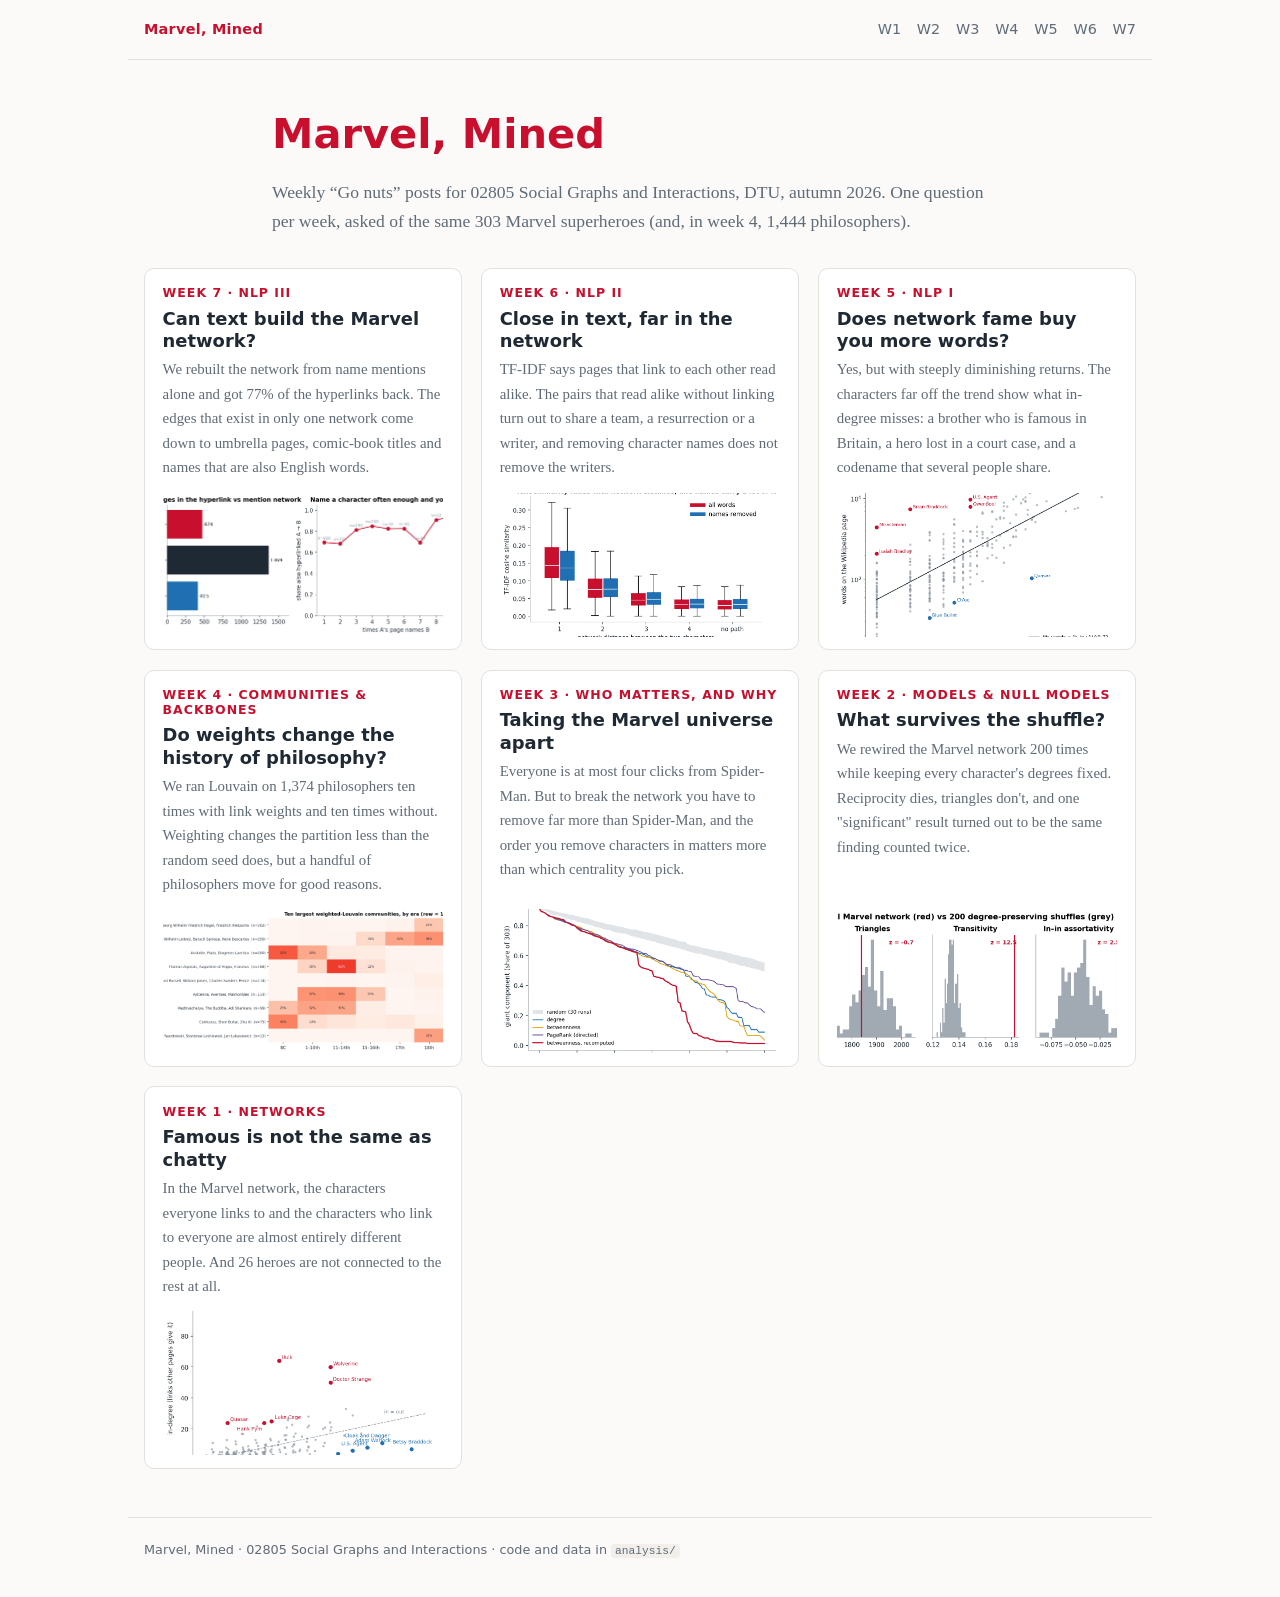
<file: docs/index.html>
<!doctype html>
<html lang="en">
<head>
<meta charset="utf-8">
<meta name="viewport" content="width=device-width, initial-scale=1">
<title>Marvel, Mined</title>
<link rel="stylesheet" href="style.css">
</head>
<body>
<header class="site">
  <a class="brand" href="index.html">Marvel, Mined</a>
  <nav><a href="week1.html">W1</a> <a href="week2.html">W2</a> <a href="week3.html">W3</a> <a href="week4.html">W4</a> <a href="week5.html">W5</a> <a href="week6.html">W6</a> <a href="week7.html">W7</a></nav>
</header>
<main>
<section class="hero"><h1>Marvel, Mined</h1><p>Weekly “Go nuts” posts for 02805 Social Graphs and Interactions, DTU, autumn 2026. One question per week, asked of the same 303 Marvel superheroes (and, in week 4, 1,444 philosophers).</p></section><section class="cards"><a class="card" href="week7.html"><span class="kicker">Week 7 · NLP III</span><h2>Can text build the Marvel network?</h2><p>We rebuilt the network from name mentions alone and got 77% of the hyperlinks back. The edges that exist in only one network come down to umbrella pages, comic-book titles and names that are also English words.</p><img src="assets/week7/overlap.png" alt="" loading="lazy"></a>
<a class="card" href="week6.html"><span class="kicker">Week 6 · NLP II</span><h2>Close in text, far in the network</h2><p>TF-IDF says pages that link to each other read alike. The pairs that read alike without linking turn out to share a team, a resurrection or a writer, and removing character names does not remove the writers.</p><img src="assets/week6/cosine_by_distance.png" alt="" loading="lazy"></a>
<a class="card" href="week5.html"><span class="kicker">Week 5 · NLP I</span><h2>Does network fame buy you more words?</h2><p>Yes, but with steeply diminishing returns. The characters far off the trend show what in-degree misses: a brother who is famous in Britain, a hero lost in a court case, and a codename that several people share.</p><img src="assets/week5/fame_vs_words.png" alt="" loading="lazy"></a>
<a class="card" href="week4.html"><span class="kicker">Week 4 · Communities &amp; backbones</span><h2>Do weights change the history of philosophy?</h2><p>We ran Louvain on 1,374 philosophers ten times with link weights and ten times without. Weighting changes the partition less than the random seed does, but a handful of philosophers move for good reasons.</p><img src="assets/week4/era_heatmap.png" alt="" loading="lazy"></a>
<a class="card" href="week3.html"><span class="kicker">Week 3 · Who matters, and why</span><h2>Taking the Marvel universe apart</h2><p>Everyone is at most four clicks from Spider-Man. But to break the network you have to remove far more than Spider-Man, and the order you remove characters in matters more than which centrality you pick.</p><img src="assets/week3/attack.png" alt="" loading="lazy"></a>
<a class="card" href="week2.html"><span class="kicker">Week 2 · Models &amp; null models</span><h2>What survives the shuffle?</h2><p>We rewired the Marvel network 200 times while keeping every character&#x27;s degrees fixed. Reciprocity dies, triangles don&#x27;t, and one &quot;significant&quot; result turned out to be the same finding counted twice.</p><img src="assets/week2/shuffle_test.png" alt="" loading="lazy"></a>
<a class="card" href="week1.html"><span class="kicker">Week 1 · Networks</span><h2>Famous is not the same as chatty</h2><p>In the Marvel network, the characters everyone links to and the characters who link to everyone are almost entirely different people. And 26 heroes are not connected to the rest at all.</p><img src="assets/week1/in_vs_out.png" alt="" loading="lazy"></a></section>
</main>
<footer>Marvel, Mined · 02805 Social Graphs and Interactions · code and data in <code>analysis/</code></footer>
</body>
</html>
</file>
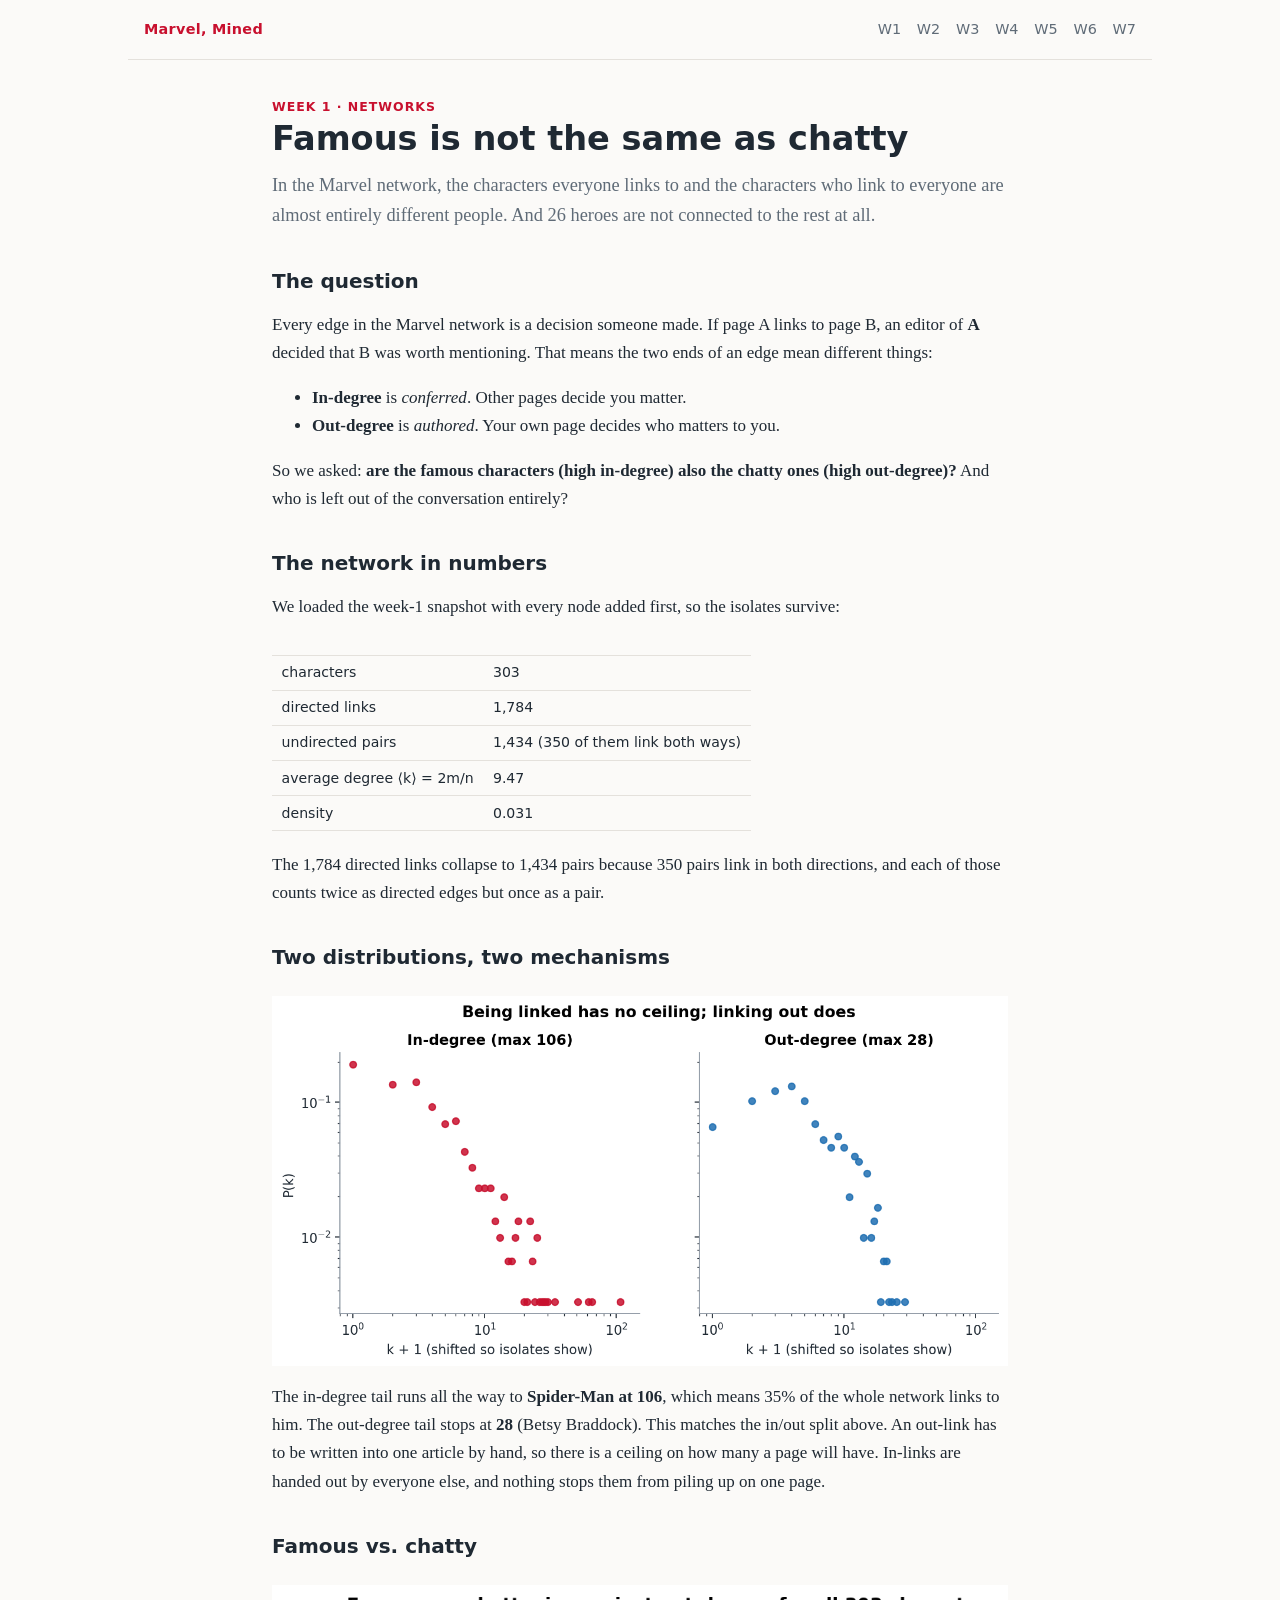
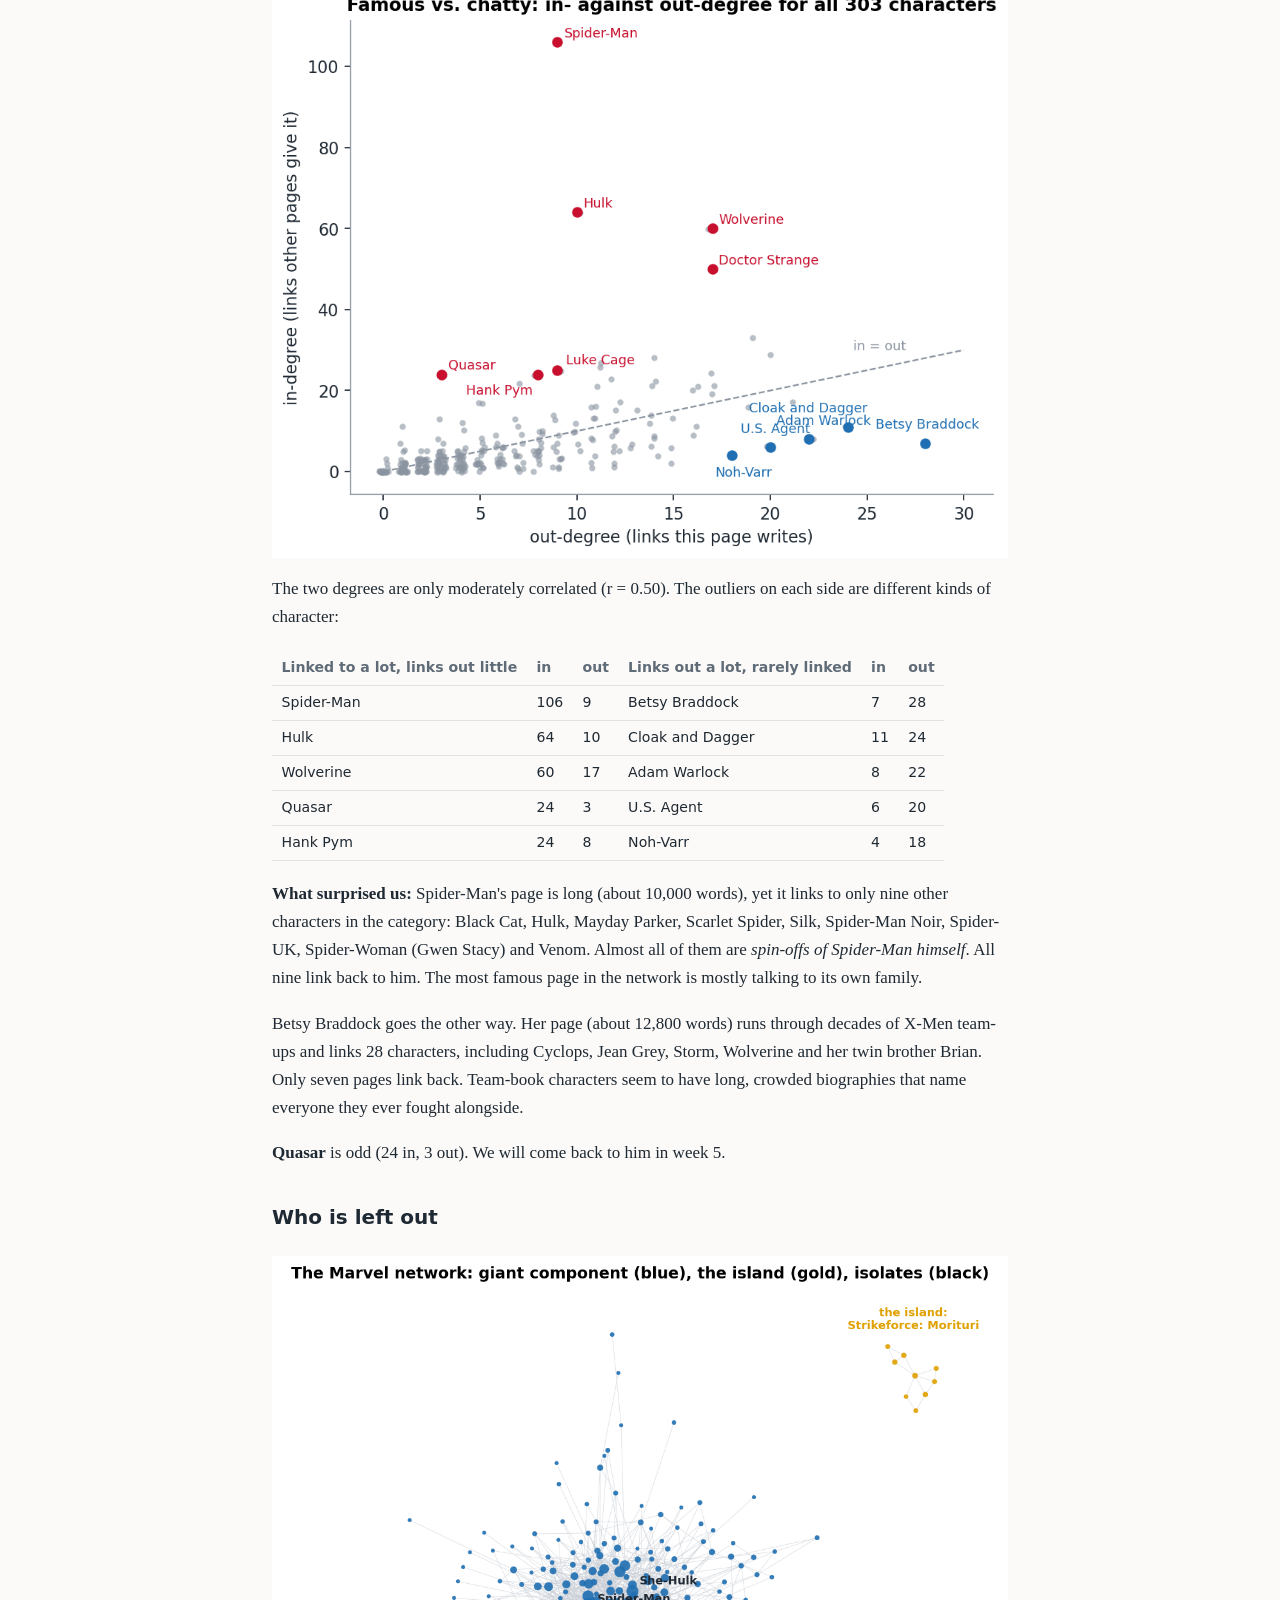
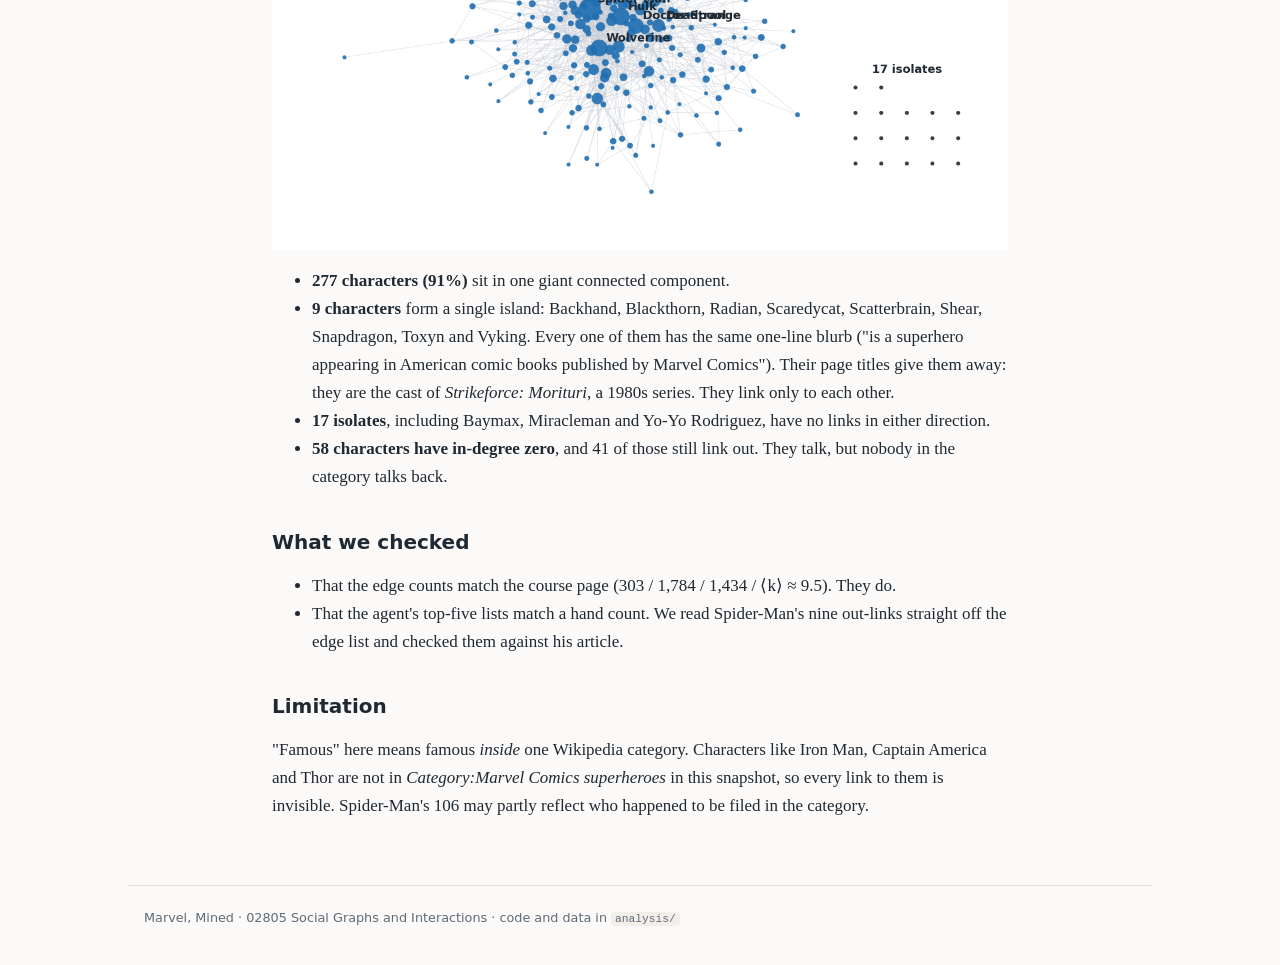
<file: docs/week1.html>
<!doctype html>
<html lang="en">
<head>
<meta charset="utf-8">
<meta name="viewport" content="width=device-width, initial-scale=1">
<title>Famous is not the same as chatty · Marvel, Mined</title>
<link rel="stylesheet" href="style.css">
</head>
<body>
<header class="site">
  <a class="brand" href="index.html">Marvel, Mined</a>
  <nav><a href="week1.html">W1</a> <a href="week2.html">W2</a> <a href="week3.html">W3</a> <a href="week4.html">W4</a> <a href="week5.html">W5</a> <a href="week6.html">W6</a> <a href="week7.html">W7</a></nav>
</header>
<main>
<article><p class="kicker">Week 1 · Networks</p><h1>Famous is not the same as chatty</h1><p class="dek">In the Marvel network, the characters everyone links to and the characters who link to everyone are almost entirely different people. And 26 heroes are not connected to the rest at all.</p><h2>The question</h2>
<p>Every edge in the Marvel network is a decision someone made. If page A links to page B, an editor of <strong>A</strong> decided that B was worth mentioning. That means the two ends of an edge mean different things:</p>
<ul>
<li><strong>In-degree</strong> is <em>conferred</em>. Other pages decide you matter.</li>
<li><strong>Out-degree</strong> is <em>authored</em>. Your own page decides who matters to you.</li>
</ul>
<p>So we asked: <strong>are the famous characters (high in-degree) also the chatty ones (high out-degree)?</strong> And who is left out of the conversation entirely?</p>
<h2>The network in numbers</h2>
<p>We loaded the week-1 snapshot with every node added first, so the isolates survive:</p>
<table>
<thead>
<tr>
<th></th>
<th></th>
</tr>
</thead>
<tbody>
<tr>
<td>characters</td>
<td>303</td>
</tr>
<tr>
<td>directed links</td>
<td>1,784</td>
</tr>
<tr>
<td>undirected pairs</td>
<td>1,434 (350 of them link both ways)</td>
</tr>
<tr>
<td>average degree ⟨k⟩ = 2m/n</td>
<td>9.47</td>
</tr>
<tr>
<td>density</td>
<td>0.031</td>
</tr>
</tbody>
</table>
<p>The 1,784 directed links collapse to 1,434 pairs because 350 pairs link in both directions, and each of those counts twice as directed edges but once as a pair.</p>
<h2>Two distributions, two mechanisms</h2>
<p><img alt="In- and out-degree distributions on log–log axes" src="assets/week1/degree_distributions.png" /></p>
<p>The in-degree tail runs all the way to <strong>Spider-Man at 106</strong>, which means 35% of the whole network links to him. The out-degree tail stops at <strong>28</strong> (Betsy Braddock). This matches the in/out split above. An out-link has to be written into one article by hand, so there is a ceiling on how many a page will have. In-links are handed out by everyone else, and nothing stops them from piling up on one page.</p>
<h2>Famous vs. chatty</h2>
<p><img alt="In-degree against out-degree" src="assets/week1/in_vs_out.png" /></p>
<p>The two degrees are only moderately correlated (r = 0.50). The outliers on each side are different kinds of character:</p>
<table>
<thead>
<tr>
<th>Linked to a lot, links out little</th>
<th>in</th>
<th>out</th>
<th>Links out a lot, rarely linked</th>
<th>in</th>
<th>out</th>
</tr>
</thead>
<tbody>
<tr>
<td>Spider-Man</td>
<td>106</td>
<td>9</td>
<td>Betsy Braddock</td>
<td>7</td>
<td>28</td>
</tr>
<tr>
<td>Hulk</td>
<td>64</td>
<td>10</td>
<td>Cloak and Dagger</td>
<td>11</td>
<td>24</td>
</tr>
<tr>
<td>Wolverine</td>
<td>60</td>
<td>17</td>
<td>Adam Warlock</td>
<td>8</td>
<td>22</td>
</tr>
<tr>
<td>Quasar</td>
<td>24</td>
<td>3</td>
<td>U.S. Agent</td>
<td>6</td>
<td>20</td>
</tr>
<tr>
<td>Hank Pym</td>
<td>24</td>
<td>8</td>
<td>Noh-Varr</td>
<td>4</td>
<td>18</td>
</tr>
</tbody>
</table>
<p><strong>What surprised us:</strong> Spider-Man's page is long (about 10,000 words), yet it links to only nine other characters in the category: Black Cat, Hulk, Mayday Parker, Scarlet Spider, Silk, Spider-Man Noir, Spider-UK, Spider-Woman (Gwen Stacy) and Venom. Almost all of them are <em>spin-offs of Spider-Man himself</em>. All nine link back to him. The most famous page in the network is mostly talking to its own family.</p>
<p>Betsy Braddock goes the other way. Her page (about 12,800 words) runs through decades of X-Men team-ups and links 28 characters, including Cyclops, Jean Grey, Storm, Wolverine and her twin brother Brian. Only seven pages link back. Team-book characters seem to have long, crowded biographies that name everyone they ever fought alongside.</p>
<p><strong>Quasar</strong> is odd (24 in, 3 out). We will come back to him in week 5.</p>
<h2>Who is left out</h2>
<p><img alt="The network with the island and isolates" src="assets/week1/network.png" /></p>
<ul>
<li><strong>277 characters (91%)</strong> sit in one giant connected component.</li>
<li><strong>9 characters</strong> form a single island: Backhand, Blackthorn, Radian, Scaredycat, Scatterbrain, Shear, Snapdragon, Toxyn and Vyking. Every one of them has the same one-line blurb ("is a superhero appearing in American comic books published by Marvel Comics"). Their page titles give them away: they are the cast of <em>Strikeforce: Morituri</em>, a 1980s series. They link only to each other.</li>
<li><strong>17 isolates</strong>, including Baymax, Miracleman and Yo-Yo Rodriguez, have no links in either direction.</li>
<li><strong>58 characters have in-degree zero</strong>, and 41 of those still link out. They talk, but nobody in the category talks back.</li>
</ul>
<h2>What we checked</h2>
<ul>
<li>That the edge counts match the course page (303 / 1,784 / 1,434 / ⟨k⟩ ≈ 9.5). They do.</li>
<li>That the agent's top-five lists match a hand count. We read Spider-Man's nine out-links straight off the edge list and checked them against his article.</li>
</ul>
<h2>Limitation</h2>
<p>"Famous" here means famous <em>inside</em> one Wikipedia category. Characters like Iron Man, Captain America and Thor are not in <em>Category:Marvel Comics superheroes</em> in this snapshot, so every link to them is invisible. Spider-Man's 106 may partly reflect who happened to be filed in the category.</p></article>
</main>
<footer>Marvel, Mined · 02805 Social Graphs and Interactions · code and data in <code>analysis/</code></footer>
</body>
</html>
</file>
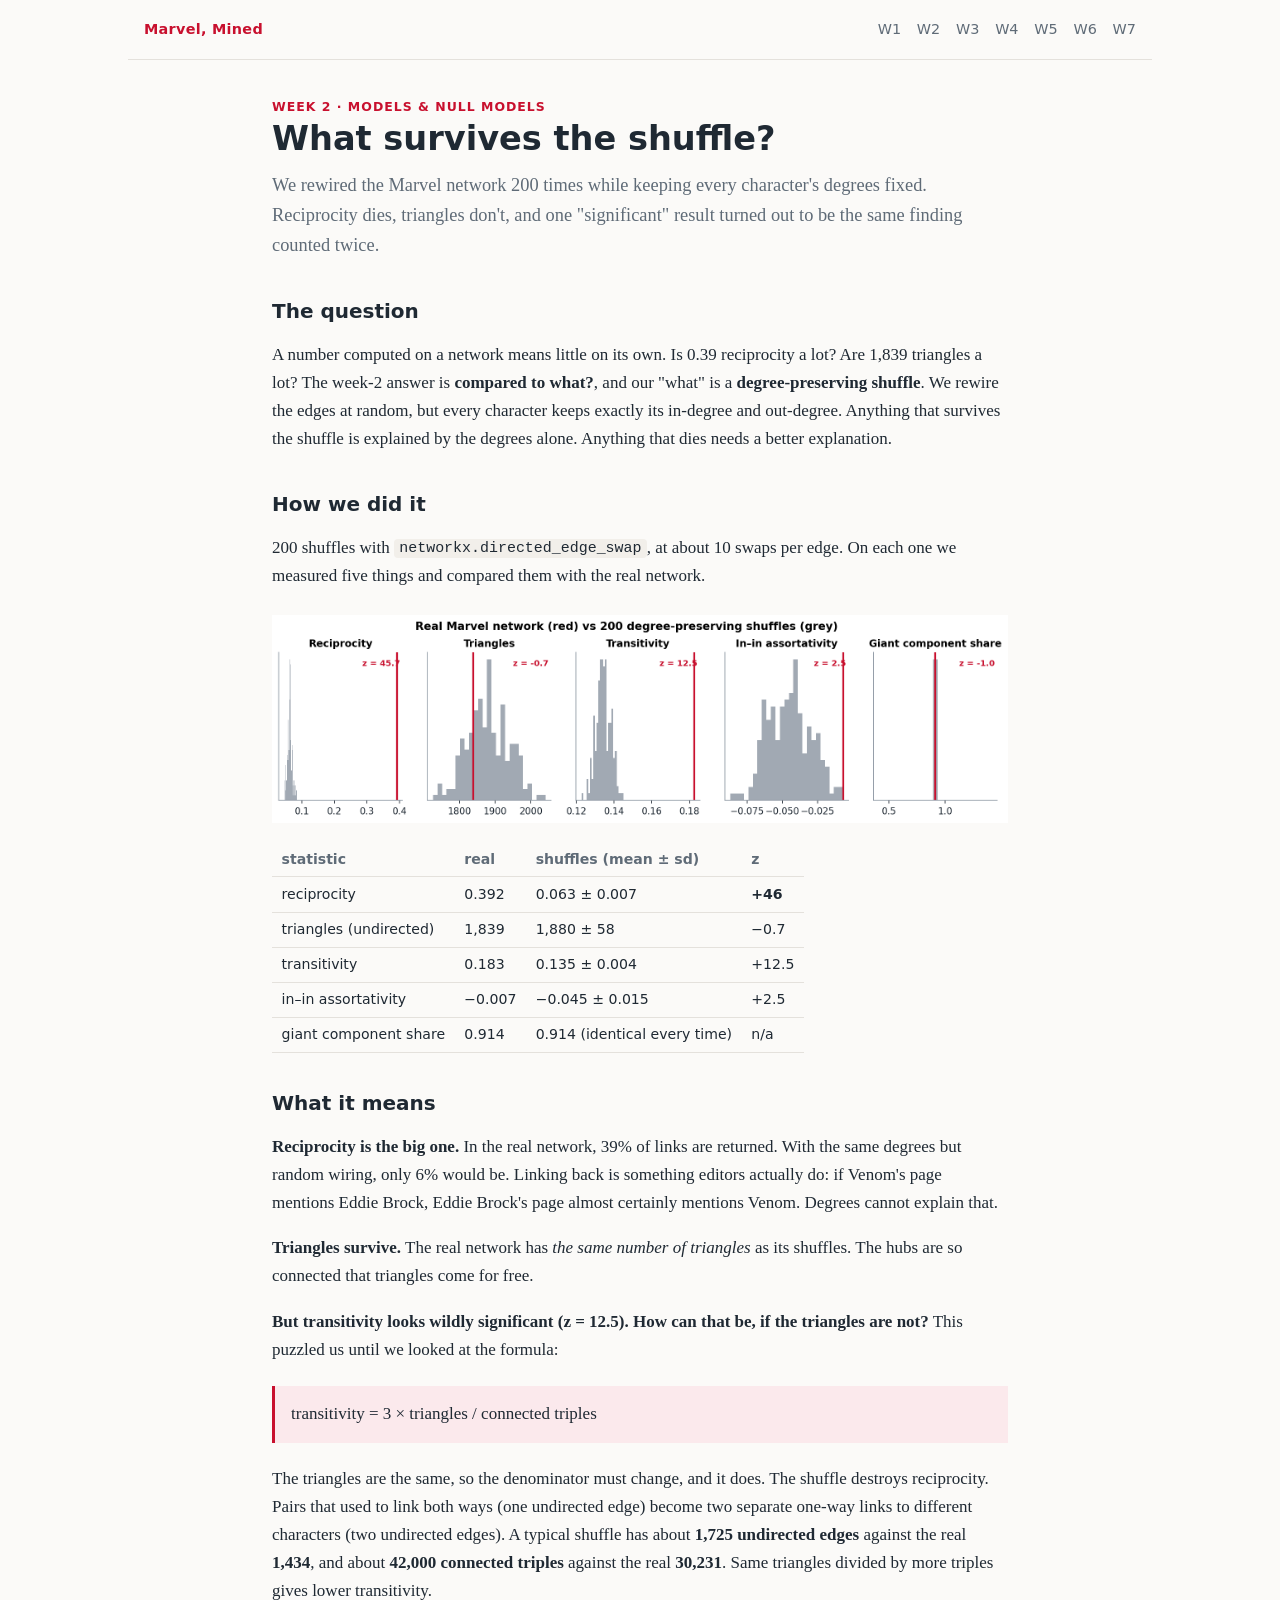
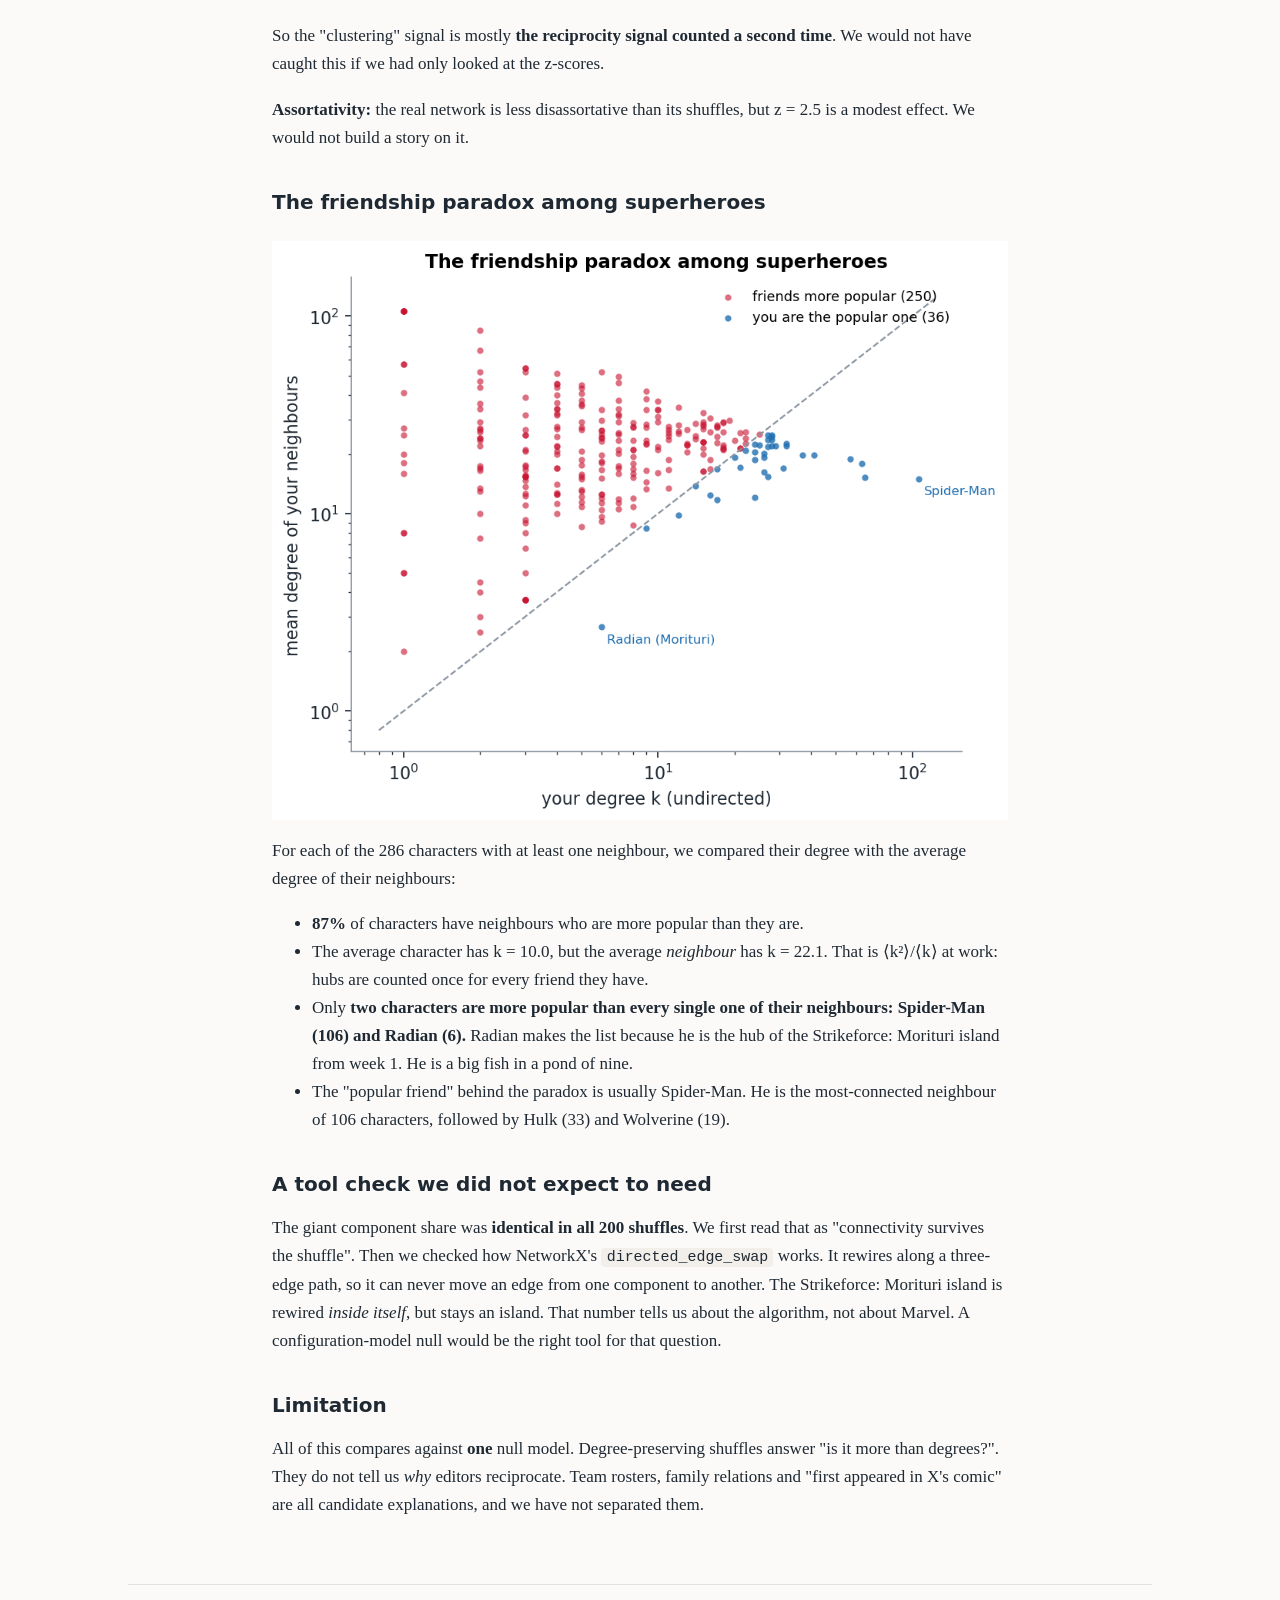
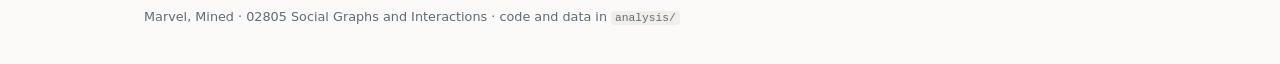
<file: docs/week2.html>
<!doctype html>
<html lang="en">
<head>
<meta charset="utf-8">
<meta name="viewport" content="width=device-width, initial-scale=1">
<title>What survives the shuffle? · Marvel, Mined</title>
<link rel="stylesheet" href="style.css">
</head>
<body>
<header class="site">
  <a class="brand" href="index.html">Marvel, Mined</a>
  <nav><a href="week1.html">W1</a> <a href="week2.html">W2</a> <a href="week3.html">W3</a> <a href="week4.html">W4</a> <a href="week5.html">W5</a> <a href="week6.html">W6</a> <a href="week7.html">W7</a></nav>
</header>
<main>
<article><p class="kicker">Week 2 · Models &amp; null models</p><h1>What survives the shuffle?</h1><p class="dek">We rewired the Marvel network 200 times while keeping every character&#x27;s degrees fixed. Reciprocity dies, triangles don&#x27;t, and one &quot;significant&quot; result turned out to be the same finding counted twice.</p><h2>The question</h2>
<p>A number computed on a network means little on its own. Is 0.39 reciprocity a lot? Are 1,839 triangles a lot? The week-2 answer is <strong>compared to what?</strong>, and our "what" is a <strong>degree-preserving shuffle</strong>. We rewire the edges at random, but every character keeps exactly its in-degree and out-degree. Anything that survives the shuffle is explained by the degrees alone. Anything that dies needs a better explanation.</p>
<h2>How we did it</h2>
<p>200 shuffles with <code>networkx.directed_edge_swap</code>, at about 10 swaps per edge. On each one we measured five things and compared them with the real network.</p>
<p><img alt="Real network vs 200 degree-preserving shuffles" src="assets/week2/shuffle_test.png" /></p>
<table>
<thead>
<tr>
<th>statistic</th>
<th>real</th>
<th>shuffles (mean ± sd)</th>
<th>z</th>
</tr>
</thead>
<tbody>
<tr>
<td>reciprocity</td>
<td>0.392</td>
<td>0.063 ± 0.007</td>
<td><strong>+46</strong></td>
</tr>
<tr>
<td>triangles (undirected)</td>
<td>1,839</td>
<td>1,880 ± 58</td>
<td>−0.7</td>
</tr>
<tr>
<td>transitivity</td>
<td>0.183</td>
<td>0.135 ± 0.004</td>
<td>+12.5</td>
</tr>
<tr>
<td>in–in assortativity</td>
<td>−0.007</td>
<td>−0.045 ± 0.015</td>
<td>+2.5</td>
</tr>
<tr>
<td>giant component share</td>
<td>0.914</td>
<td>0.914 (identical every time)</td>
<td>n/a</td>
</tr>
</tbody>
</table>
<h2>What it means</h2>
<p><strong>Reciprocity is the big one.</strong> In the real network, 39% of links are returned. With the same degrees but random wiring, only 6% would be. Linking back is something editors actually do: if Venom's page mentions Eddie Brock, Eddie Brock's page almost certainly mentions Venom. Degrees cannot explain that.</p>
<p><strong>Triangles survive.</strong> The real network has <em>the same number of triangles</em> as its shuffles. The hubs are so connected that triangles come for free.</p>
<p><strong>But transitivity looks wildly significant (z = 12.5). How can that be, if the triangles are not?</strong> This puzzled us until we looked at the formula:</p>
<blockquote>
<p>transitivity = 3 × triangles / connected triples</p>
</blockquote>
<p>The triangles are the same, so the denominator must change, and it does. The shuffle destroys reciprocity. Pairs that used to link both ways (one undirected edge) become two separate one-way links to different characters (two undirected edges). A typical shuffle has about <strong>1,725 undirected edges</strong> against the real <strong>1,434</strong>, and about <strong>42,000 connected triples</strong> against the real <strong>30,231</strong>. Same triangles divided by more triples gives lower transitivity.</p>
<p>So the "clustering" signal is mostly <strong>the reciprocity signal counted a second time</strong>. We would not have caught this if we had only looked at the z-scores.</p>
<p><strong>Assortativity:</strong> the real network is less disassortative than its shuffles, but z = 2.5 is a modest effect. We would not build a story on it.</p>
<h2>The friendship paradox among superheroes</h2>
<p><img alt="Friendship paradox scatter" src="assets/week2/friendship_paradox.png" /></p>
<p>For each of the 286 characters with at least one neighbour, we compared their degree with the average degree of their neighbours:</p>
<ul>
<li><strong>87%</strong> of characters have neighbours who are more popular than they are.</li>
<li>The average character has k = 10.0, but the average <em>neighbour</em> has k = 22.1. That is ⟨k²⟩/⟨k⟩ at work: hubs are counted once for every friend they have.</li>
<li>Only <strong>two characters are more popular than every single one of their neighbours: Spider-Man (106) and Radian (6).</strong> Radian makes the list because he is the hub of the Strikeforce: Morituri island from week 1. He is a big fish in a pond of nine.</li>
<li>The "popular friend" behind the paradox is usually Spider-Man. He is the most-connected neighbour of 106 characters, followed by Hulk (33) and Wolverine (19).</li>
</ul>
<h2>A tool check we did not expect to need</h2>
<p>The giant component share was <strong>identical in all 200 shuffles</strong>. We first read that as "connectivity survives the shuffle". Then we checked how NetworkX's <code>directed_edge_swap</code> works. It rewires along a three-edge path, so it can never move an edge from one component to another. The Strikeforce: Morituri island is rewired <em>inside itself</em>, but stays an island. That number tells us about the algorithm, not about Marvel. A configuration-model null would be the right tool for that question.</p>
<h2>Limitation</h2>
<p>All of this compares against <strong>one</strong> null model. Degree-preserving shuffles answer "is it more than degrees?". They do not tell us <em>why</em> editors reciprocate. Team rosters, family relations and "first appeared in X's comic" are all candidate explanations, and we have not separated them.</p></article>
</main>
<footer>Marvel, Mined · 02805 Social Graphs and Interactions · code and data in <code>analysis/</code></footer>
</body>
</html>
</file>
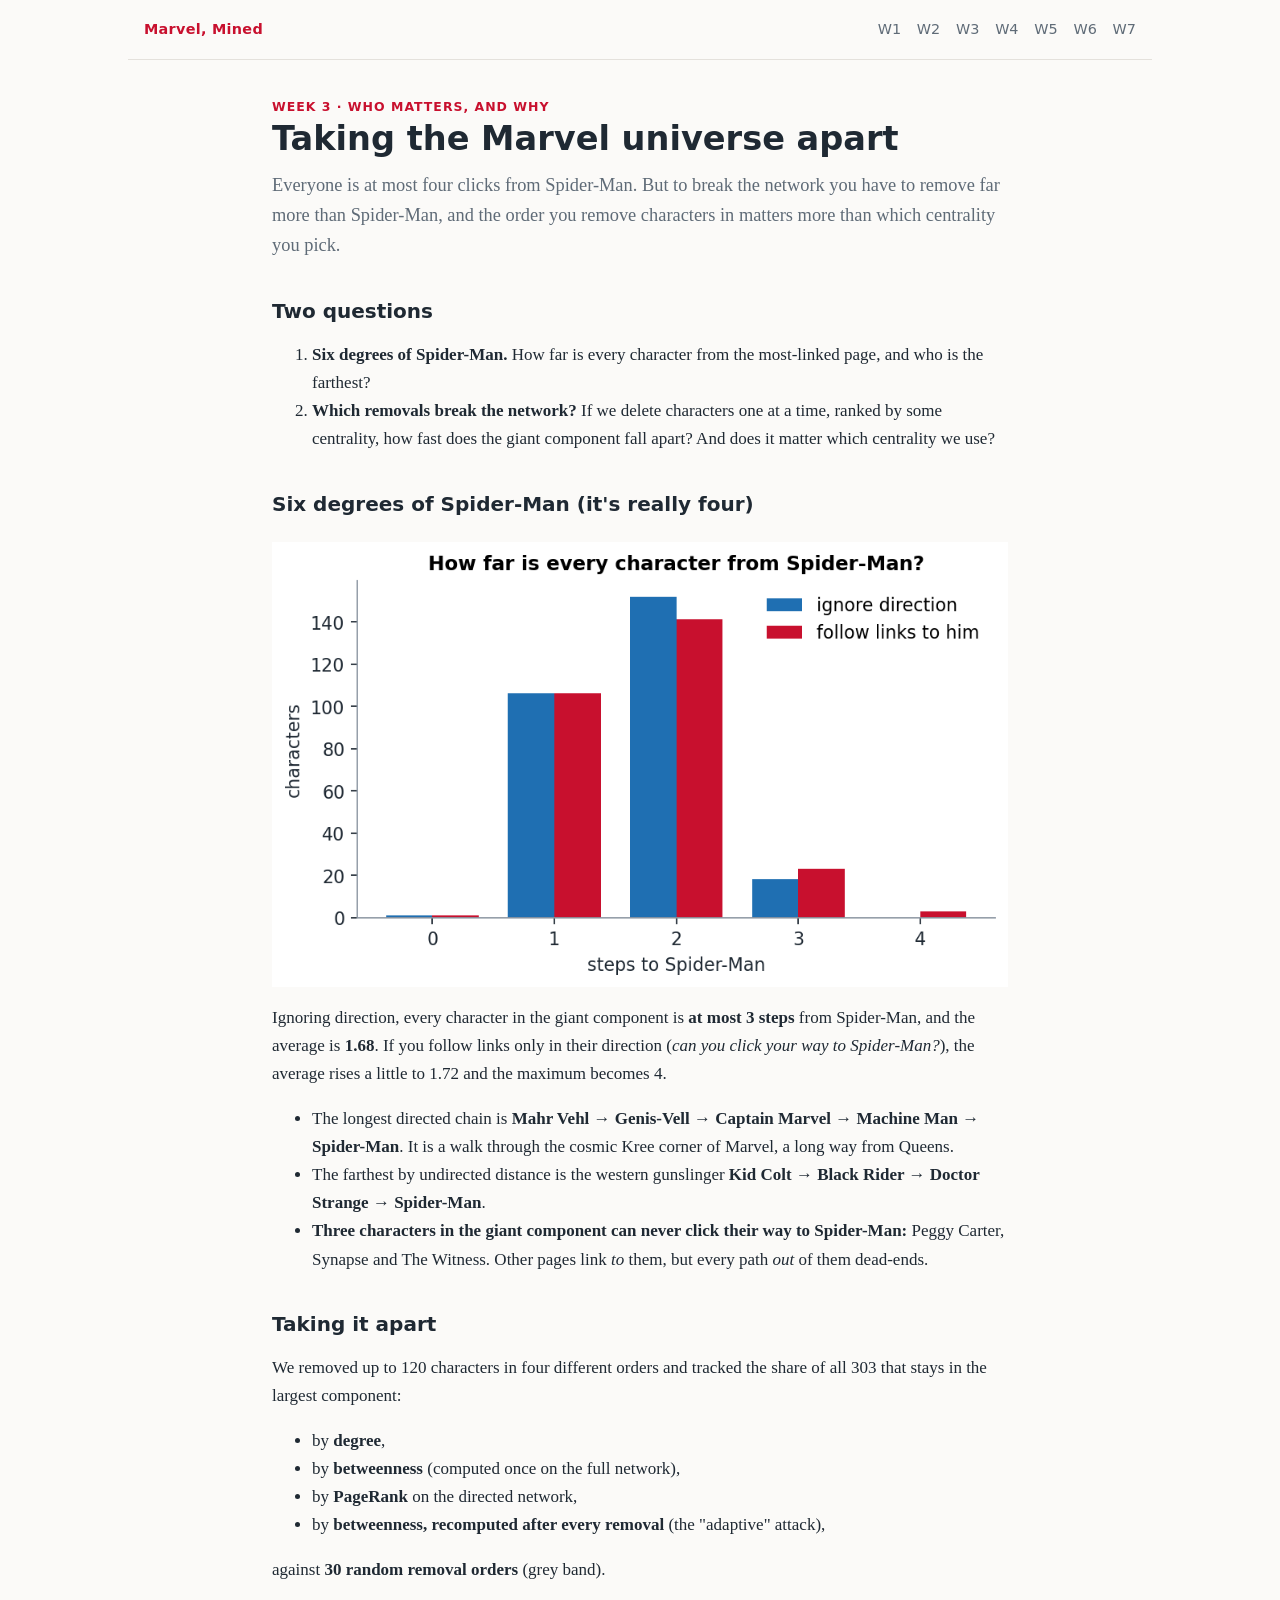
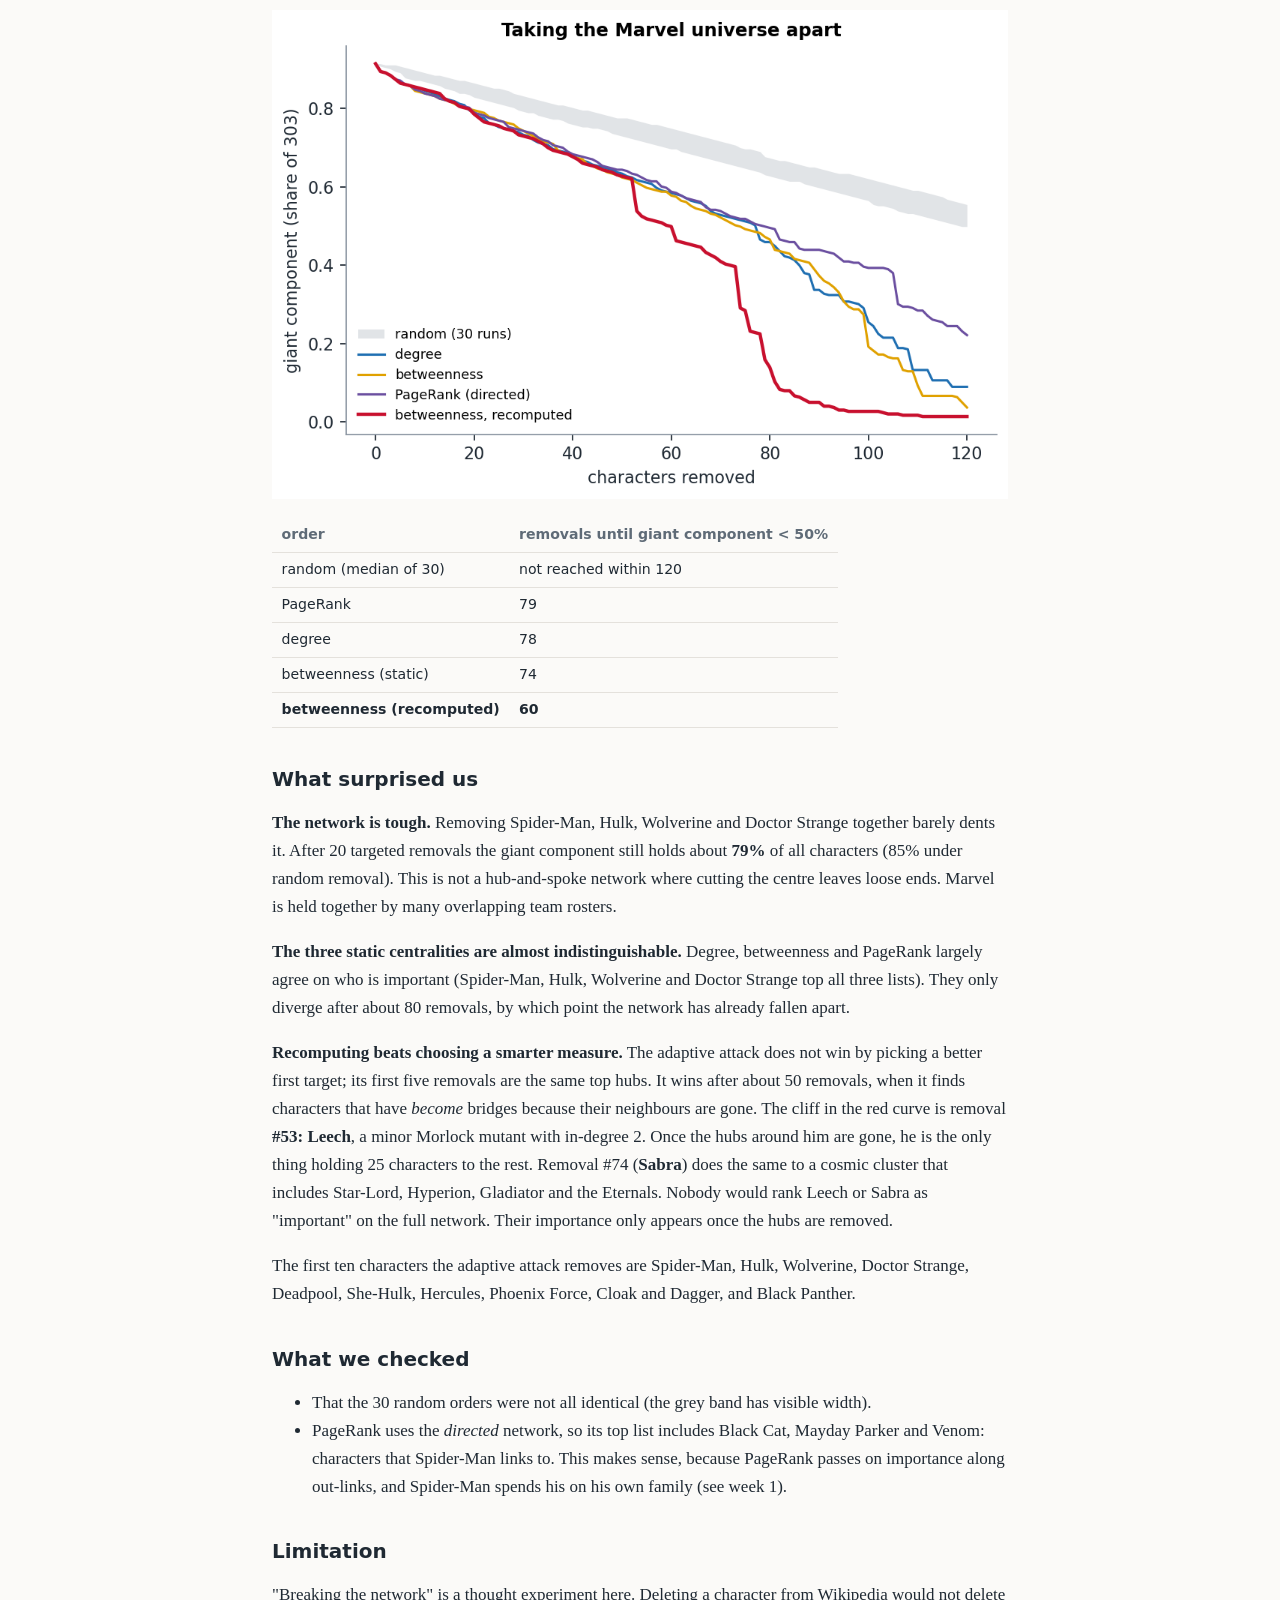
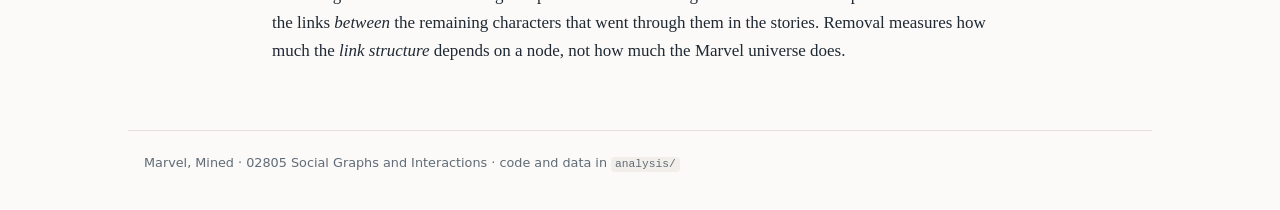
<file: docs/week3.html>
<!doctype html>
<html lang="en">
<head>
<meta charset="utf-8">
<meta name="viewport" content="width=device-width, initial-scale=1">
<title>Taking the Marvel universe apart · Marvel, Mined</title>
<link rel="stylesheet" href="style.css">
</head>
<body>
<header class="site">
  <a class="brand" href="index.html">Marvel, Mined</a>
  <nav><a href="week1.html">W1</a> <a href="week2.html">W2</a> <a href="week3.html">W3</a> <a href="week4.html">W4</a> <a href="week5.html">W5</a> <a href="week6.html">W6</a> <a href="week7.html">W7</a></nav>
</header>
<main>
<article><p class="kicker">Week 3 · Who matters, and why</p><h1>Taking the Marvel universe apart</h1><p class="dek">Everyone is at most four clicks from Spider-Man. But to break the network you have to remove far more than Spider-Man, and the order you remove characters in matters more than which centrality you pick.</p><h2>Two questions</h2>
<ol>
<li><strong>Six degrees of Spider-Man.</strong> How far is every character from the most-linked page, and who is the farthest?</li>
<li><strong>Which removals break the network?</strong> If we delete characters one at a time, ranked by some centrality, how fast does the giant component fall apart? And does it matter which centrality we use?</li>
</ol>
<h2>Six degrees of Spider-Man (it's really four)</h2>
<p><img alt="Distance to Spider-Man" src="assets/week3/spidey_distance.png" /></p>
<p>Ignoring direction, every character in the giant component is <strong>at most 3 steps</strong> from Spider-Man, and the average is <strong>1.68</strong>. If you follow links only in their direction (<em>can you click your way to Spider-Man?</em>), the average rises a little to 1.72 and the maximum becomes 4.</p>
<ul>
<li>The longest directed chain is <strong>Mahr Vehl → Genis-Vell → Captain Marvel → Machine Man → Spider-Man</strong>. It is a walk through the cosmic Kree corner of Marvel, a long way from Queens.</li>
<li>The farthest by undirected distance is the western gunslinger <strong>Kid Colt → Black Rider → Doctor Strange → Spider-Man</strong>.</li>
<li><strong>Three characters in the giant component can never click their way to Spider-Man:</strong> Peggy Carter, Synapse and The Witness. Other pages link <em>to</em> them, but every path <em>out</em> of them dead-ends.</li>
</ul>
<h2>Taking it apart</h2>
<p>We removed up to 120 characters in four different orders and tracked the share of all 303 that stays in the largest component:</p>
<ul>
<li>by <strong>degree</strong>,</li>
<li>by <strong>betweenness</strong> (computed once on the full network),</li>
<li>by <strong>PageRank</strong> on the directed network,</li>
<li>by <strong>betweenness, recomputed after every removal</strong> (the "adaptive" attack),</li>
</ul>
<p>against <strong>30 random removal orders</strong> (grey band).</p>
<p><img alt="Giant component vs characters removed" src="assets/week3/attack.png" /></p>
<table>
<thead>
<tr>
<th>order</th>
<th>removals until giant component &lt; 50%</th>
</tr>
</thead>
<tbody>
<tr>
<td>random (median of 30)</td>
<td>not reached within 120</td>
</tr>
<tr>
<td>PageRank</td>
<td>79</td>
</tr>
<tr>
<td>degree</td>
<td>78</td>
</tr>
<tr>
<td>betweenness (static)</td>
<td>74</td>
</tr>
<tr>
<td><strong>betweenness (recomputed)</strong></td>
<td><strong>60</strong></td>
</tr>
</tbody>
</table>
<h2>What surprised us</h2>
<p><strong>The network is tough.</strong> Removing Spider-Man, Hulk, Wolverine and Doctor Strange together barely dents it. After 20 targeted removals the giant component still holds about <strong>79%</strong> of all characters (85% under random removal). This is not a hub-and-spoke network where cutting the centre leaves loose ends. Marvel is held together by many overlapping team rosters.</p>
<p><strong>The three static centralities are almost indistinguishable.</strong> Degree, betweenness and PageRank largely agree on who is important (Spider-Man, Hulk, Wolverine and Doctor Strange top all three lists). They only diverge after about 80 removals, by which point the network has already fallen apart.</p>
<p><strong>Recomputing beats choosing a smarter measure.</strong> The adaptive attack does not win by picking a better first target; its first five removals are the same top hubs. It wins after about 50 removals, when it finds characters that have <em>become</em> bridges because their neighbours are gone. The cliff in the red curve is removal <strong>#53: Leech</strong>, a minor Morlock mutant with in-degree 2. Once the hubs around him are gone, he is the only thing holding 25 characters to the rest. Removal #74 (<strong>Sabra</strong>) does the same to a cosmic cluster that includes Star-Lord, Hyperion, Gladiator and the Eternals. Nobody would rank Leech or Sabra as "important" on the full network. Their importance only appears once the hubs are removed.</p>
<p>The first ten characters the adaptive attack removes are Spider-Man, Hulk, Wolverine, Doctor Strange, Deadpool, She-Hulk, Hercules, Phoenix Force, Cloak and Dagger, and Black Panther.</p>
<h2>What we checked</h2>
<ul>
<li>That the 30 random orders were not all identical (the grey band has visible width).</li>
<li>PageRank uses the <em>directed</em> network, so its top list includes Black Cat, Mayday Parker and Venom: characters that Spider-Man links to. This makes sense, because PageRank passes on importance along out-links, and Spider-Man spends his on his own family (see week 1).</li>
</ul>
<h2>Limitation</h2>
<p>"Breaking the network" is a thought experiment here. Deleting a character from Wikipedia would not delete the links <em>between</em> the remaining characters that went through them in the stories. Removal measures how much the <em>link structure</em> depends on a node, not how much the Marvel universe does.</p></article>
</main>
<footer>Marvel, Mined · 02805 Social Graphs and Interactions · code and data in <code>analysis/</code></footer>
</body>
</html>
</file>
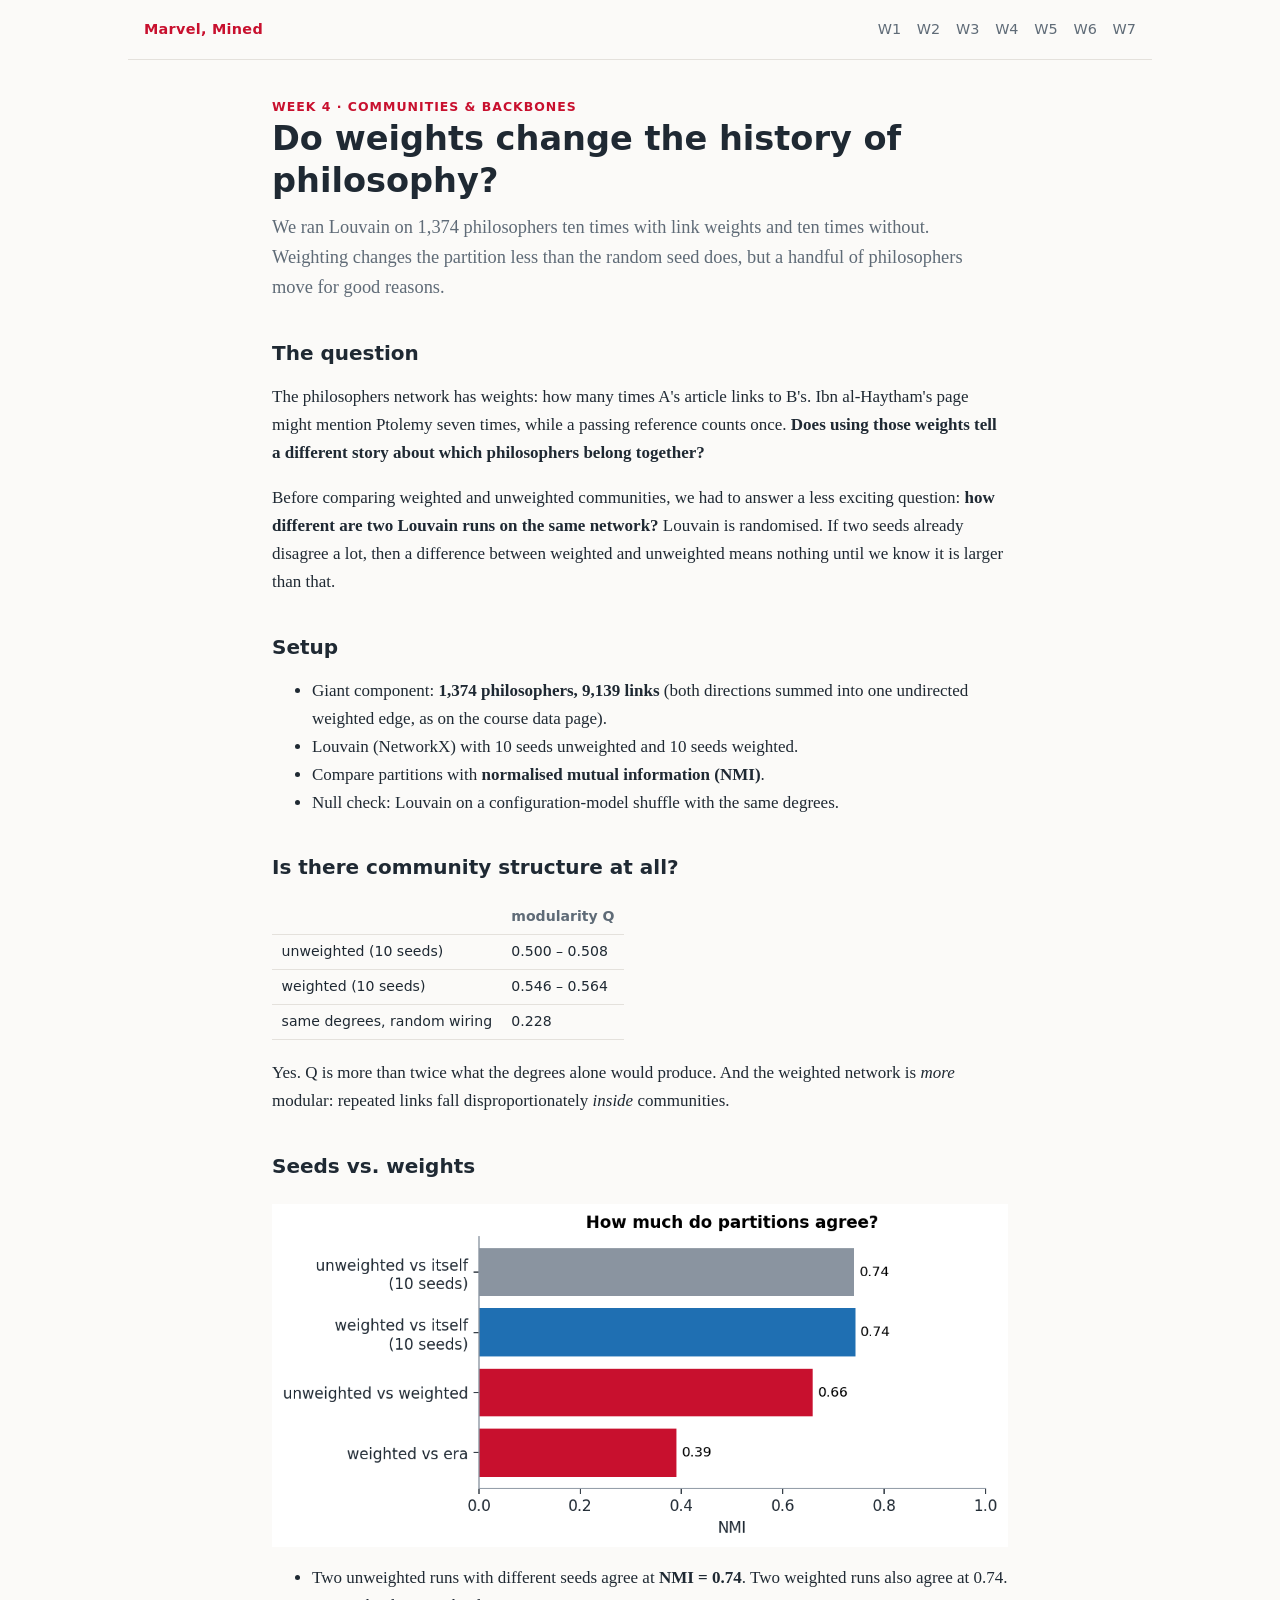
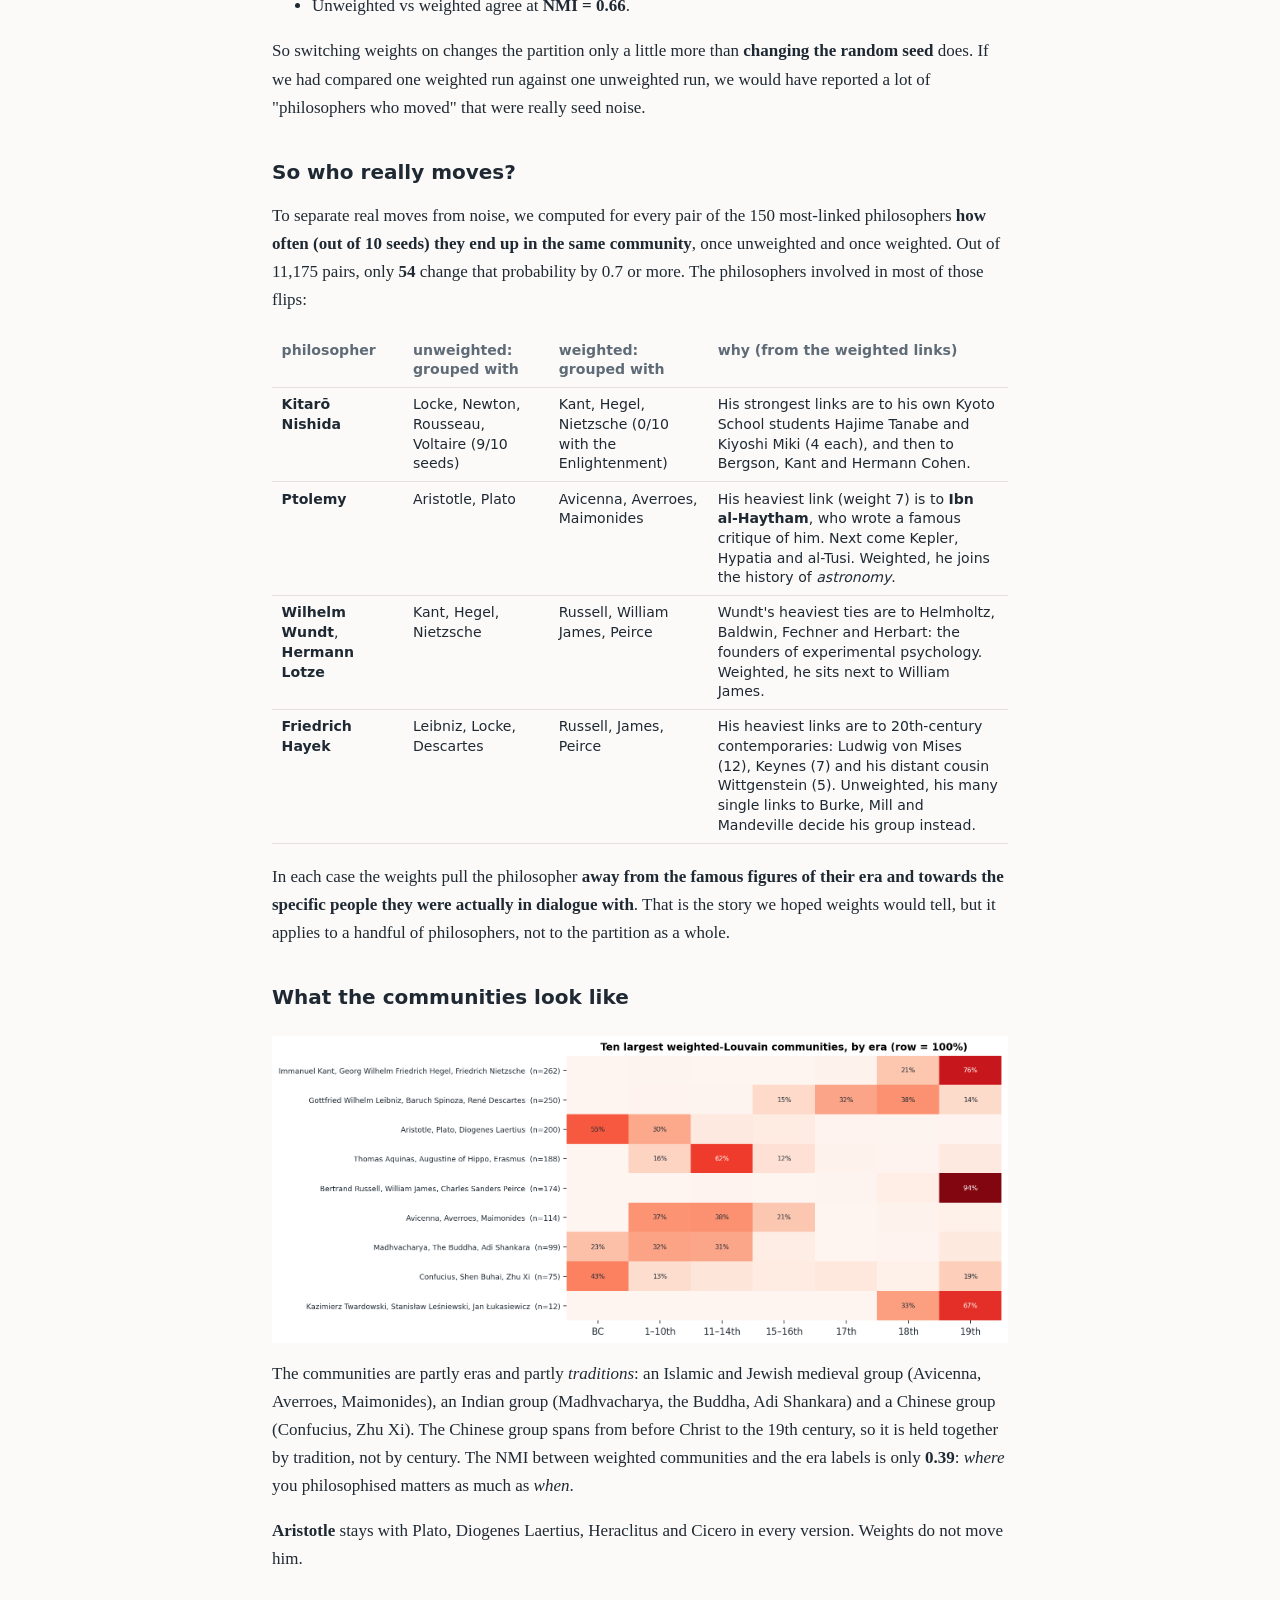
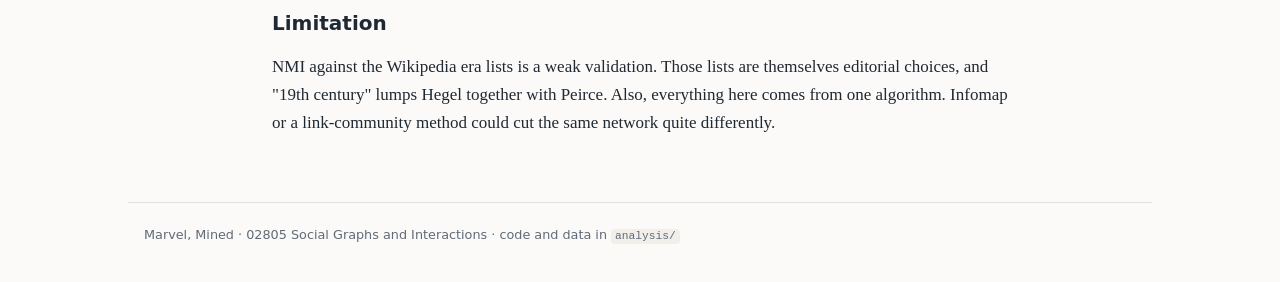
<file: docs/week4.html>
<!doctype html>
<html lang="en">
<head>
<meta charset="utf-8">
<meta name="viewport" content="width=device-width, initial-scale=1">
<title>Do weights change the history of philosophy? · Marvel, Mined</title>
<link rel="stylesheet" href="style.css">
</head>
<body>
<header class="site">
  <a class="brand" href="index.html">Marvel, Mined</a>
  <nav><a href="week1.html">W1</a> <a href="week2.html">W2</a> <a href="week3.html">W3</a> <a href="week4.html">W4</a> <a href="week5.html">W5</a> <a href="week6.html">W6</a> <a href="week7.html">W7</a></nav>
</header>
<main>
<article><p class="kicker">Week 4 · Communities &amp; backbones</p><h1>Do weights change the history of philosophy?</h1><p class="dek">We ran Louvain on 1,374 philosophers ten times with link weights and ten times without. Weighting changes the partition less than the random seed does, but a handful of philosophers move for good reasons.</p><h2>The question</h2>
<p>The philosophers network has weights: how many times A's article links to B's. Ibn al-Haytham's page might mention Ptolemy seven times, while a passing reference counts once. <strong>Does using those weights tell a different story about which philosophers belong together?</strong></p>
<p>Before comparing weighted and unweighted communities, we had to answer a less exciting question: <strong>how different are two Louvain runs on the same network?</strong> Louvain is randomised. If two seeds already disagree a lot, then a difference between weighted and unweighted means nothing until we know it is larger than that.</p>
<h2>Setup</h2>
<ul>
<li>Giant component: <strong>1,374 philosophers, 9,139 links</strong> (both directions summed into one undirected weighted edge, as on the course data page).</li>
<li>Louvain (NetworkX) with 10 seeds unweighted and 10 seeds weighted.</li>
<li>Compare partitions with <strong>normalised mutual information (NMI)</strong>.</li>
<li>Null check: Louvain on a configuration-model shuffle with the same degrees.</li>
</ul>
<h2>Is there community structure at all?</h2>
<table>
<thead>
<tr>
<th></th>
<th>modularity Q</th>
</tr>
</thead>
<tbody>
<tr>
<td>unweighted (10 seeds)</td>
<td>0.500 – 0.508</td>
</tr>
<tr>
<td>weighted (10 seeds)</td>
<td>0.546 – 0.564</td>
</tr>
<tr>
<td>same degrees, random wiring</td>
<td>0.228</td>
</tr>
</tbody>
</table>
<p>Yes. Q is more than twice what the degrees alone would produce. And the weighted network is <em>more</em> modular: repeated links fall disproportionately <em>inside</em> communities.</p>
<h2>Seeds vs. weights</h2>
<p><img alt="NMI between partitions" src="assets/week4/nmi.png" /></p>
<ul>
<li>Two unweighted runs with different seeds agree at <strong>NMI = 0.74</strong>. Two weighted runs also agree at 0.74.</li>
<li>Unweighted vs weighted agree at <strong>NMI = 0.66</strong>.</li>
</ul>
<p>So switching weights on changes the partition only a little more than <strong>changing the random seed</strong> does. If we had compared one weighted run against one unweighted run, we would have reported a lot of "philosophers who moved" that were really seed noise.</p>
<h2>So who really moves?</h2>
<p>To separate real moves from noise, we computed for every pair of the 150 most-linked philosophers <strong>how often (out of 10 seeds) they end up in the same community</strong>, once unweighted and once weighted. Out of 11,175 pairs, only <strong>54</strong> change that probability by 0.7 or more. The philosophers involved in most of those flips:</p>
<table>
<thead>
<tr>
<th>philosopher</th>
<th>unweighted: grouped with</th>
<th>weighted: grouped with</th>
<th>why (from the weighted links)</th>
</tr>
</thead>
<tbody>
<tr>
<td><strong>Kitarō Nishida</strong></td>
<td>Locke, Newton, Rousseau, Voltaire (9/10 seeds)</td>
<td>Kant, Hegel, Nietzsche (0/10 with the Enlightenment)</td>
<td>His strongest links are to his own Kyoto School students Hajime Tanabe and Kiyoshi Miki (4 each), and then to Bergson, Kant and Hermann Cohen.</td>
</tr>
<tr>
<td><strong>Ptolemy</strong></td>
<td>Aristotle, Plato</td>
<td>Avicenna, Averroes, Maimonides</td>
<td>His heaviest link (weight 7) is to <strong>Ibn al-Haytham</strong>, who wrote a famous critique of him. Next come Kepler, Hypatia and al-Tusi. Weighted, he joins the history of <em>astronomy</em>.</td>
</tr>
<tr>
<td><strong>Wilhelm Wundt</strong>, <strong>Hermann Lotze</strong></td>
<td>Kant, Hegel, Nietzsche</td>
<td>Russell, William James, Peirce</td>
<td>Wundt's heaviest ties are to Helmholtz, Baldwin, Fechner and Herbart: the founders of experimental psychology. Weighted, he sits next to William James.</td>
</tr>
<tr>
<td><strong>Friedrich Hayek</strong></td>
<td>Leibniz, Locke, Descartes</td>
<td>Russell, James, Peirce</td>
<td>His heaviest links are to 20th-century contemporaries: Ludwig von Mises (12), Keynes (7) and his distant cousin Wittgenstein (5). Unweighted, his many single links to Burke, Mill and Mandeville decide his group instead.</td>
</tr>
</tbody>
</table>
<p>In each case the weights pull the philosopher <strong>away from the famous figures of their era and towards the specific people they were actually in dialogue with</strong>. That is the story we hoped weights would tell, but it applies to a handful of philosophers, not to the partition as a whole.</p>
<h2>What the communities look like</h2>
<p><img alt="Era composition of the ten largest communities" src="assets/week4/era_heatmap.png" /></p>
<p>The communities are partly eras and partly <em>traditions</em>: an Islamic and Jewish medieval group (Avicenna, Averroes, Maimonides), an Indian group (Madhvacharya, the Buddha, Adi Shankara) and a Chinese group (Confucius, Zhu Xi). The Chinese group spans from before Christ to the 19th century, so it is held together by tradition, not by century. The NMI between weighted communities and the era labels is only <strong>0.39</strong>: <em>where</em> you philosophised matters as much as <em>when</em>.</p>
<p><strong>Aristotle</strong> stays with Plato, Diogenes Laertius, Heraclitus and Cicero in every version. Weights do not move him.</p>
<h2>Limitation</h2>
<p>NMI against the Wikipedia era lists is a weak validation. Those lists are themselves editorial choices, and "19th century" lumps Hegel together with Peirce. Also, everything here comes from one algorithm. Infomap or a link-community method could cut the same network quite differently.</p></article>
</main>
<footer>Marvel, Mined · 02805 Social Graphs and Interactions · code and data in <code>analysis/</code></footer>
</body>
</html>
</file>
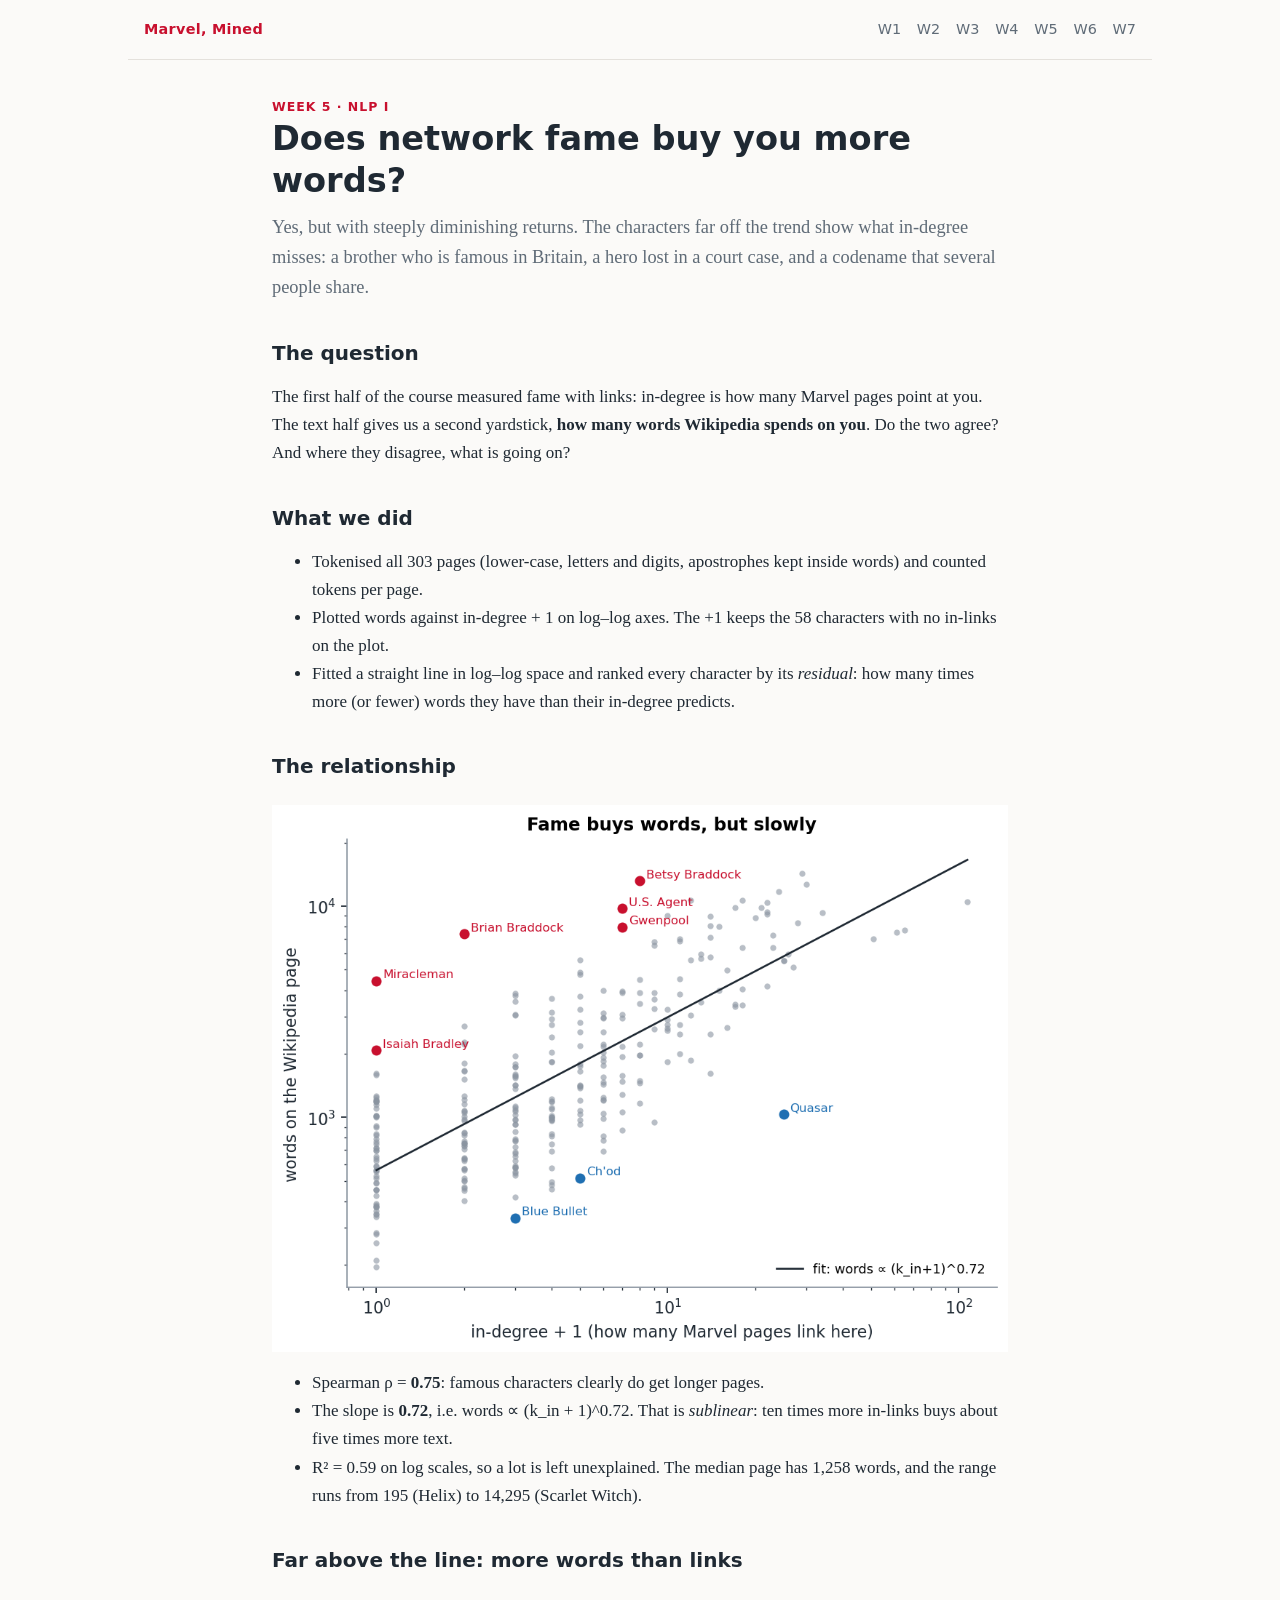
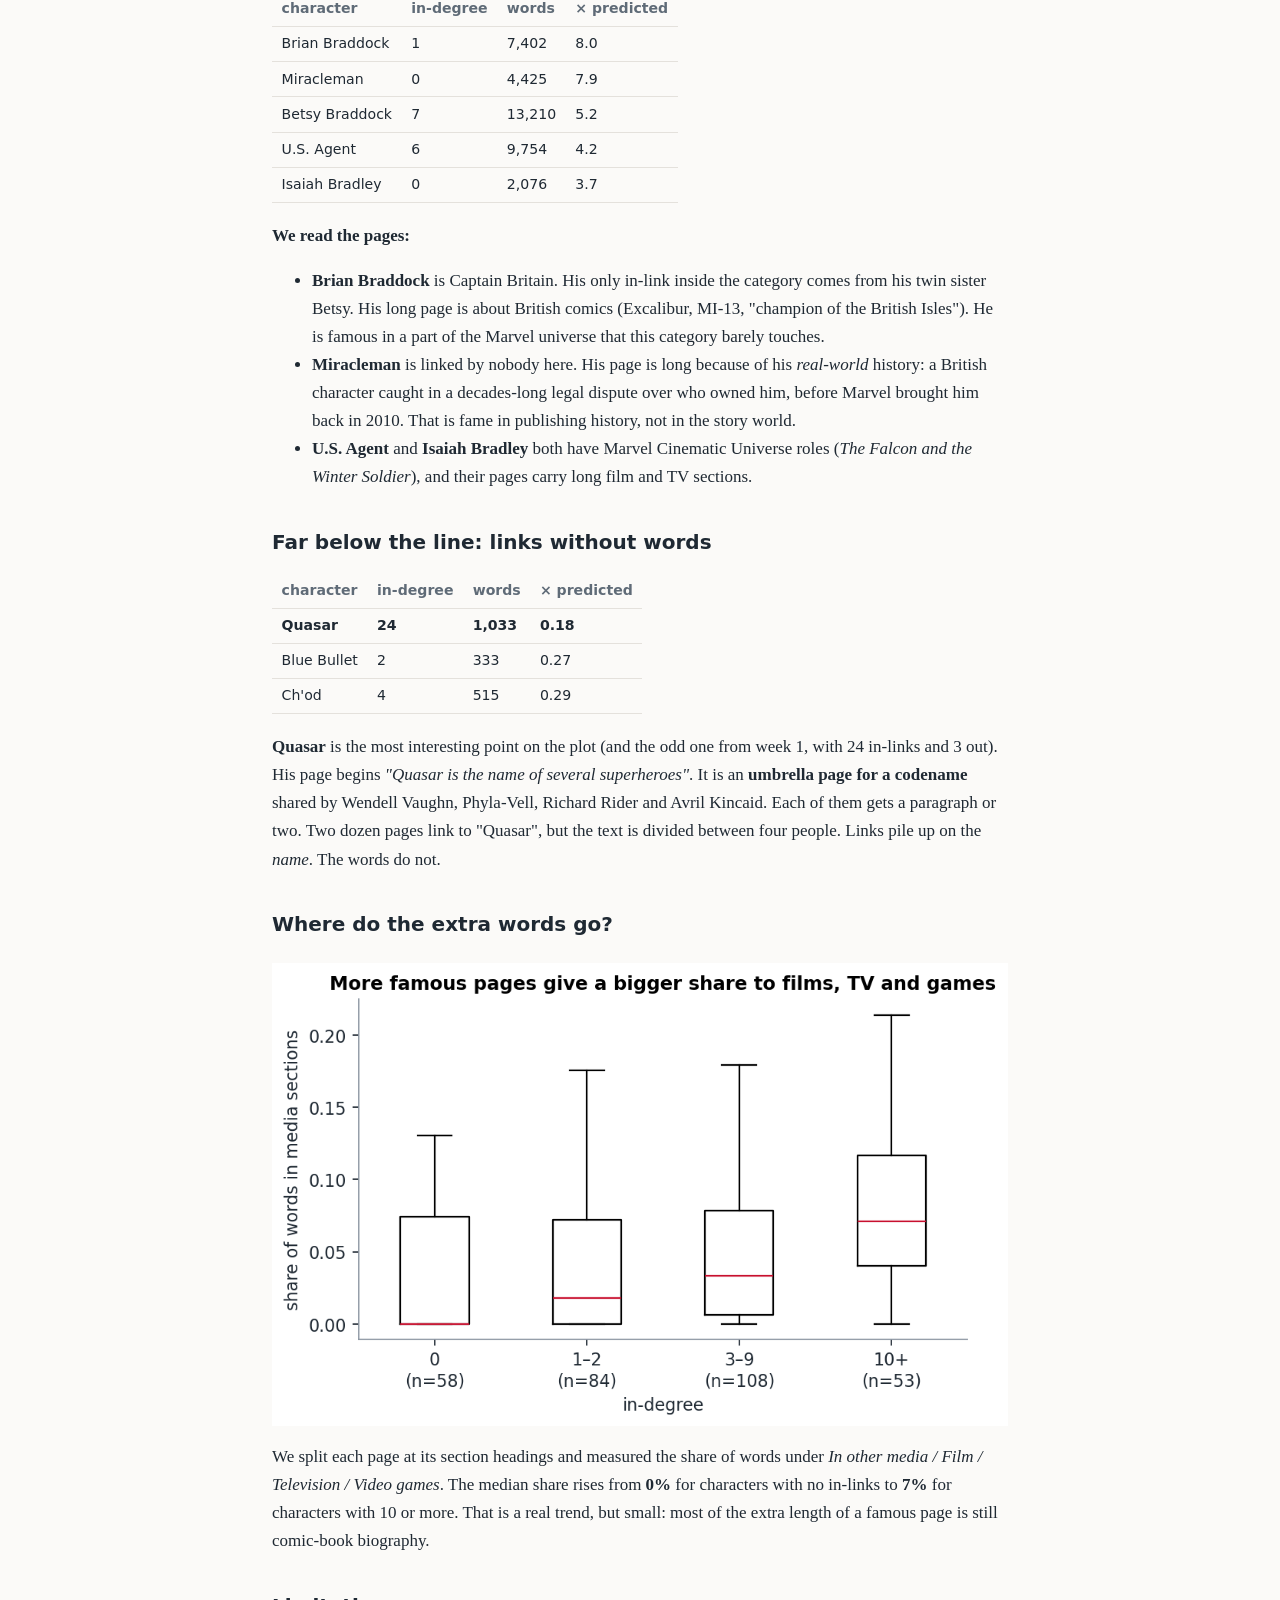
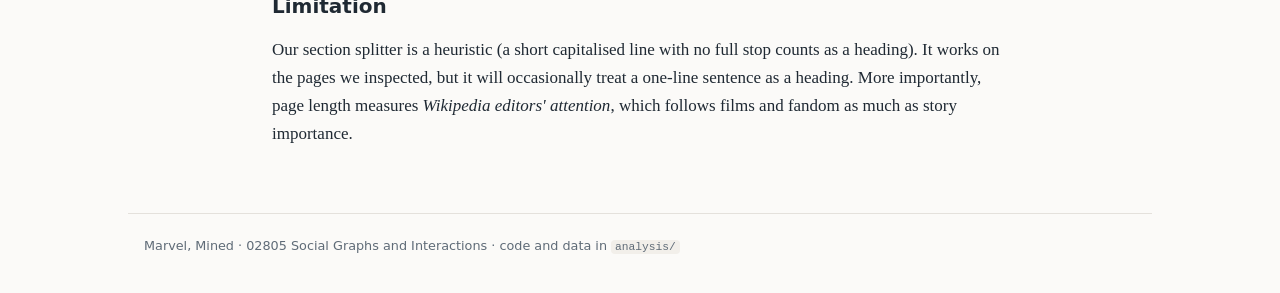
<file: docs/week5.html>
<!doctype html>
<html lang="en">
<head>
<meta charset="utf-8">
<meta name="viewport" content="width=device-width, initial-scale=1">
<title>Does network fame buy you more words? · Marvel, Mined</title>
<link rel="stylesheet" href="style.css">
</head>
<body>
<header class="site">
  <a class="brand" href="index.html">Marvel, Mined</a>
  <nav><a href="week1.html">W1</a> <a href="week2.html">W2</a> <a href="week3.html">W3</a> <a href="week4.html">W4</a> <a href="week5.html">W5</a> <a href="week6.html">W6</a> <a href="week7.html">W7</a></nav>
</header>
<main>
<article><p class="kicker">Week 5 · NLP I</p><h1>Does network fame buy you more words?</h1><p class="dek">Yes, but with steeply diminishing returns. The characters far off the trend show what in-degree misses: a brother who is famous in Britain, a hero lost in a court case, and a codename that several people share.</p><h2>The question</h2>
<p>The first half of the course measured fame with links: in-degree is how many Marvel pages point at you. The text half gives us a second yardstick, <strong>how many words Wikipedia spends on you</strong>. Do the two agree? And where they disagree, what is going on?</p>
<h2>What we did</h2>
<ul>
<li>Tokenised all 303 pages (lower-case, letters and digits, apostrophes kept inside words) and counted tokens per page.</li>
<li>Plotted words against in-degree + 1 on log–log axes. The +1 keeps the 58 characters with no in-links on the plot.</li>
<li>Fitted a straight line in log–log space and ranked every character by its <em>residual</em>: how many times more (or fewer) words they have than their in-degree predicts.</li>
</ul>
<h2>The relationship</h2>
<p><img alt="Words on the page vs in-degree" src="assets/week5/fame_vs_words.png" /></p>
<ul>
<li>Spearman ρ = <strong>0.75</strong>: famous characters clearly do get longer pages.</li>
<li>The slope is <strong>0.72</strong>, i.e. words ∝ (k_in + 1)^0.72. That is <em>sublinear</em>: ten times more in-links buys about five times more text.</li>
<li>R² = 0.59 on log scales, so a lot is left unexplained. The median page has 1,258 words, and the range runs from 195 (Helix) to 14,295 (Scarlet Witch).</li>
</ul>
<h2>Far above the line: more words than links</h2>
<table>
<thead>
<tr>
<th>character</th>
<th>in-degree</th>
<th>words</th>
<th>× predicted</th>
</tr>
</thead>
<tbody>
<tr>
<td>Brian Braddock</td>
<td>1</td>
<td>7,402</td>
<td>8.0</td>
</tr>
<tr>
<td>Miracleman</td>
<td>0</td>
<td>4,425</td>
<td>7.9</td>
</tr>
<tr>
<td>Betsy Braddock</td>
<td>7</td>
<td>13,210</td>
<td>5.2</td>
</tr>
<tr>
<td>U.S. Agent</td>
<td>6</td>
<td>9,754</td>
<td>4.2</td>
</tr>
<tr>
<td>Isaiah Bradley</td>
<td>0</td>
<td>2,076</td>
<td>3.7</td>
</tr>
</tbody>
</table>
<p><strong>We read the pages:</strong></p>
<ul>
<li><strong>Brian Braddock</strong> is Captain Britain. His only in-link inside the category comes from his twin sister Betsy. His long page is about British comics (Excalibur, MI-13, "champion of the British Isles"). He is famous in a part of the Marvel universe that this category barely touches.</li>
<li><strong>Miracleman</strong> is linked by nobody here. His page is long because of his <em>real-world</em> history: a British character caught in a decades-long legal dispute over who owned him, before Marvel brought him back in 2010. That is fame in publishing history, not in the story world.</li>
<li><strong>U.S. Agent</strong> and <strong>Isaiah Bradley</strong> both have Marvel Cinematic Universe roles (<em>The Falcon and the Winter Soldier</em>), and their pages carry long film and TV sections.</li>
</ul>
<h2>Far below the line: links without words</h2>
<table>
<thead>
<tr>
<th>character</th>
<th>in-degree</th>
<th>words</th>
<th>× predicted</th>
</tr>
</thead>
<tbody>
<tr>
<td><strong>Quasar</strong></td>
<td><strong>24</strong></td>
<td><strong>1,033</strong></td>
<td><strong>0.18</strong></td>
</tr>
<tr>
<td>Blue Bullet</td>
<td>2</td>
<td>333</td>
<td>0.27</td>
</tr>
<tr>
<td>Ch'od</td>
<td>4</td>
<td>515</td>
<td>0.29</td>
</tr>
</tbody>
</table>
<p><strong>Quasar</strong> is the most interesting point on the plot (and the odd one from week 1, with 24 in-links and 3 out). His page begins <em>"Quasar is the name of several superheroes"</em>. It is an <strong>umbrella page for a codename</strong> shared by Wendell Vaughn, Phyla-Vell, Richard Rider and Avril Kincaid. Each of them gets a paragraph or two. Two dozen pages link to "Quasar", but the text is divided between four people. Links pile up on the <em>name</em>. The words do not.</p>
<h2>Where do the extra words go?</h2>
<p><img alt="Share of words in media sections, by in-degree" src="assets/week5/media_share.png" /></p>
<p>We split each page at its section headings and measured the share of words under <em>In other media / Film / Television / Video games</em>. The median share rises from <strong>0%</strong> for characters with no in-links to <strong>7%</strong> for characters with 10 or more. That is a real trend, but small: most of the extra length of a famous page is still comic-book biography.</p>
<h2>Limitation</h2>
<p>Our section splitter is a heuristic (a short capitalised line with no full stop counts as a heading). It works on the pages we inspected, but it will occasionally treat a one-line sentence as a heading. More importantly, page length measures <em>Wikipedia editors' attention</em>, which follows films and fandom as much as story importance.</p></article>
</main>
<footer>Marvel, Mined · 02805 Social Graphs and Interactions · code and data in <code>analysis/</code></footer>
</body>
</html>
</file>
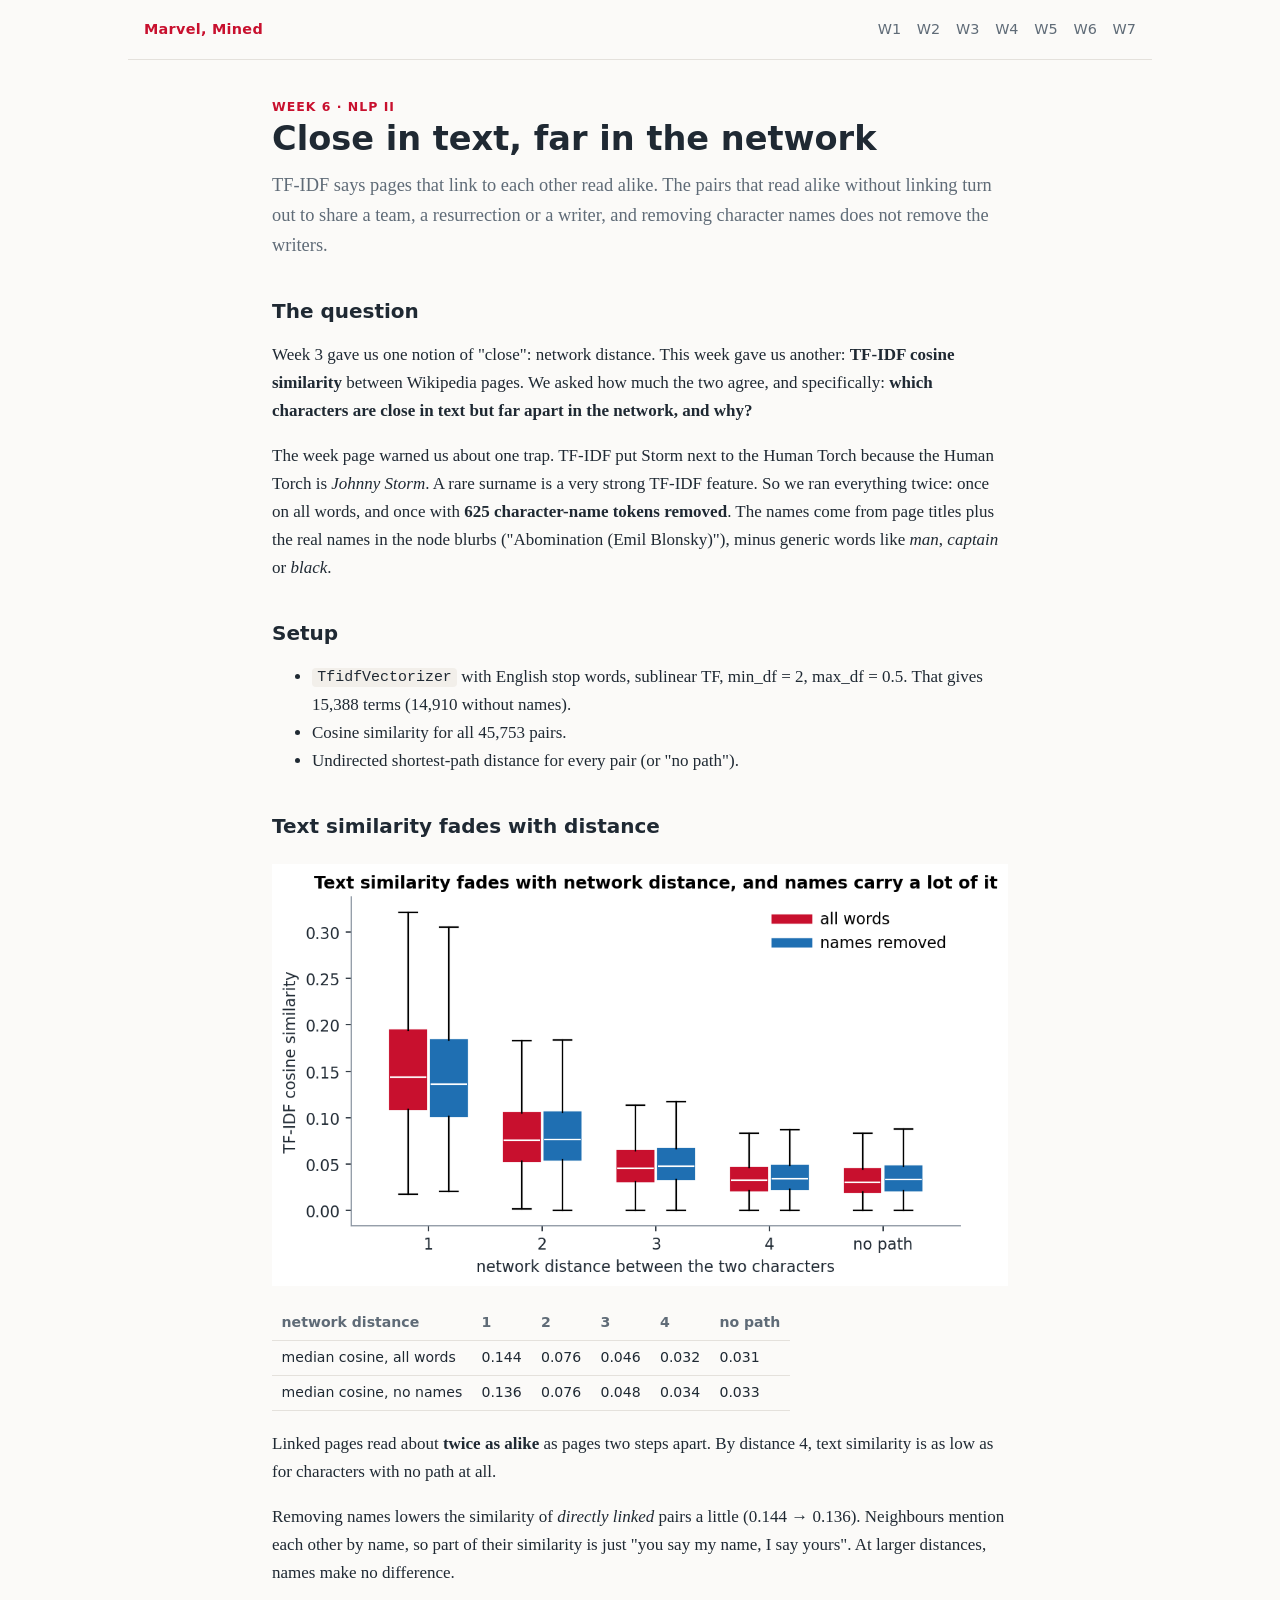
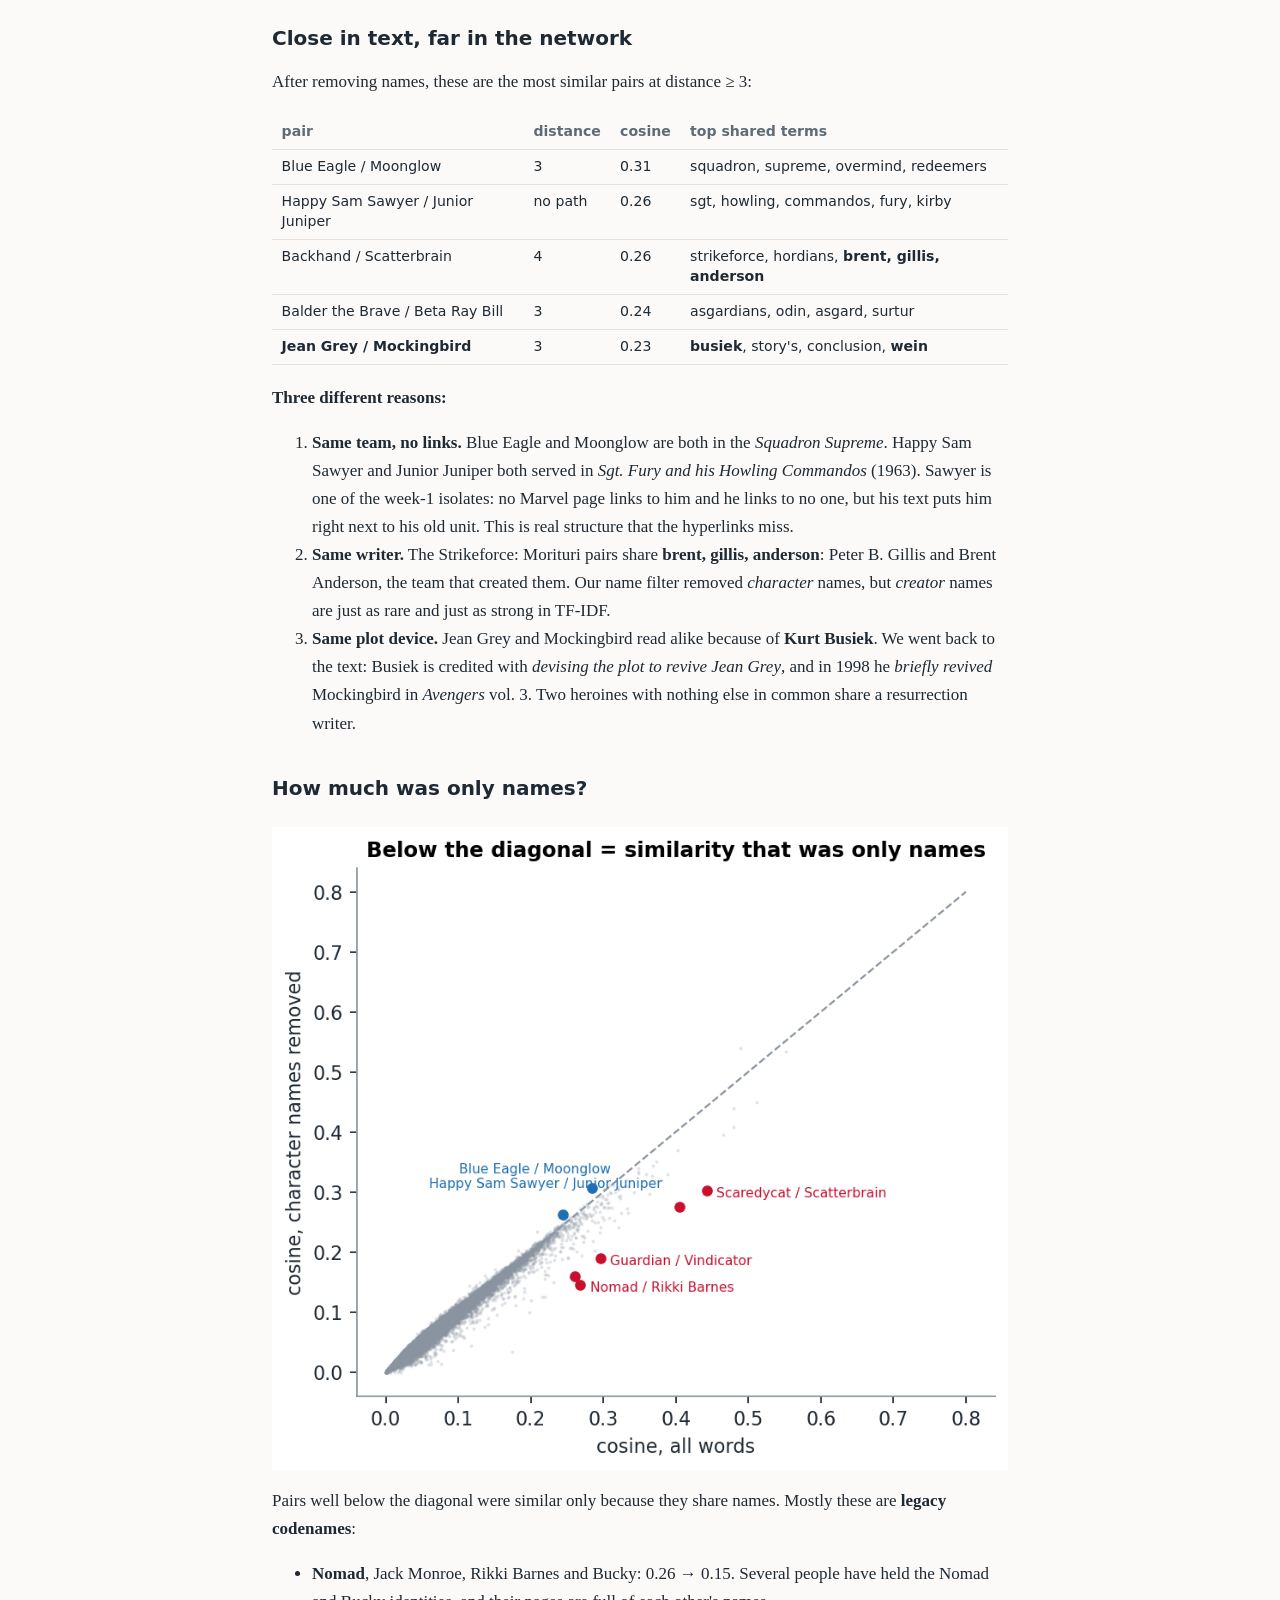
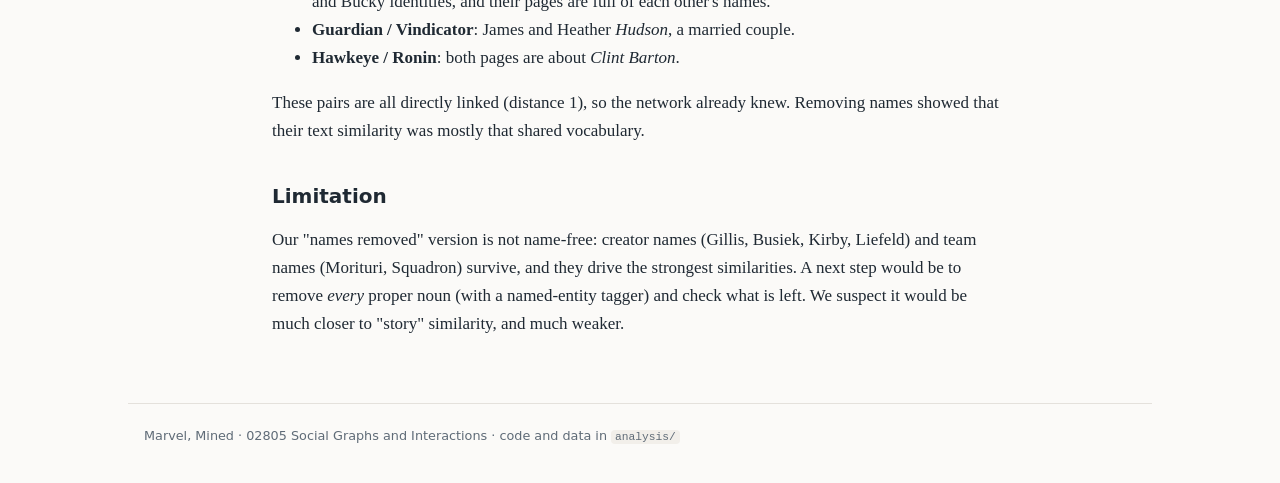
<file: docs/week6.html>
<!doctype html>
<html lang="en">
<head>
<meta charset="utf-8">
<meta name="viewport" content="width=device-width, initial-scale=1">
<title>Close in text, far in the network · Marvel, Mined</title>
<link rel="stylesheet" href="style.css">
</head>
<body>
<header class="site">
  <a class="brand" href="index.html">Marvel, Mined</a>
  <nav><a href="week1.html">W1</a> <a href="week2.html">W2</a> <a href="week3.html">W3</a> <a href="week4.html">W4</a> <a href="week5.html">W5</a> <a href="week6.html">W6</a> <a href="week7.html">W7</a></nav>
</header>
<main>
<article><p class="kicker">Week 6 · NLP II</p><h1>Close in text, far in the network</h1><p class="dek">TF-IDF says pages that link to each other read alike. The pairs that read alike without linking turn out to share a team, a resurrection or a writer, and removing character names does not remove the writers.</p><h2>The question</h2>
<p>Week 3 gave us one notion of "close": network distance. This week gave us another: <strong>TF-IDF cosine similarity</strong> between Wikipedia pages. We asked how much the two agree, and specifically: <strong>which characters are close in text but far apart in the network, and why?</strong></p>
<p>The week page warned us about one trap. TF-IDF put Storm next to the Human Torch because the Human Torch is <em>Johnny Storm</em>. A rare surname is a very strong TF-IDF feature. So we ran everything twice: once on all words, and once with <strong>625 character-name tokens removed</strong>. The names come from page titles plus the real names in the node blurbs ("Abomination (Emil Blonsky)"), minus generic words like <em>man</em>, <em>captain</em> or <em>black</em>.</p>
<h2>Setup</h2>
<ul>
<li><code>TfidfVectorizer</code> with English stop words, sublinear TF, min_df = 2, max_df = 0.5. That gives 15,388 terms (14,910 without names).</li>
<li>Cosine similarity for all 45,753 pairs.</li>
<li>Undirected shortest-path distance for every pair (or "no path").</li>
</ul>
<h2>Text similarity fades with distance</h2>
<p><img alt="Cosine similarity by network distance" src="assets/week6/cosine_by_distance.png" /></p>
<table>
<thead>
<tr>
<th>network distance</th>
<th>1</th>
<th>2</th>
<th>3</th>
<th>4</th>
<th>no path</th>
</tr>
</thead>
<tbody>
<tr>
<td>median cosine, all words</td>
<td>0.144</td>
<td>0.076</td>
<td>0.046</td>
<td>0.032</td>
<td>0.031</td>
</tr>
<tr>
<td>median cosine, no names</td>
<td>0.136</td>
<td>0.076</td>
<td>0.048</td>
<td>0.034</td>
<td>0.033</td>
</tr>
</tbody>
</table>
<p>Linked pages read about <strong>twice as alike</strong> as pages two steps apart. By distance 4, text similarity is as low as for characters with no path at all.</p>
<p>Removing names lowers the similarity of <em>directly linked</em> pairs a little (0.144 → 0.136). Neighbours mention each other by name, so part of their similarity is just "you say my name, I say yours". At larger distances, names make no difference.</p>
<h2>Close in text, far in the network</h2>
<p>After removing names, these are the most similar pairs at distance ≥ 3:</p>
<table>
<thead>
<tr>
<th>pair</th>
<th>distance</th>
<th>cosine</th>
<th>top shared terms</th>
</tr>
</thead>
<tbody>
<tr>
<td>Blue Eagle / Moonglow</td>
<td>3</td>
<td>0.31</td>
<td>squadron, supreme, overmind, redeemers</td>
</tr>
<tr>
<td>Happy Sam Sawyer / Junior Juniper</td>
<td>no path</td>
<td>0.26</td>
<td>sgt, howling, commandos, fury, kirby</td>
</tr>
<tr>
<td>Backhand / Scatterbrain</td>
<td>4</td>
<td>0.26</td>
<td>strikeforce, hordians, <strong>brent, gillis, anderson</strong></td>
</tr>
<tr>
<td>Balder the Brave / Beta Ray Bill</td>
<td>3</td>
<td>0.24</td>
<td>asgardians, odin, asgard, surtur</td>
</tr>
<tr>
<td><strong>Jean Grey / Mockingbird</strong></td>
<td>3</td>
<td>0.23</td>
<td><strong>busiek</strong>, story's, conclusion, <strong>wein</strong></td>
</tr>
</tbody>
</table>
<p><strong>Three different reasons:</strong></p>
<ol>
<li><strong>Same team, no links.</strong> Blue Eagle and Moonglow are both in the <em>Squadron Supreme</em>. Happy Sam Sawyer and Junior Juniper both served in <em>Sgt. Fury and his Howling Commandos</em> (1963). Sawyer is one of the week-1 isolates: no Marvel page links to him and he links to no one, but his text puts him right next to his old unit. This is real structure that the hyperlinks miss.</li>
<li><strong>Same writer.</strong> The Strikeforce: Morituri pairs share <strong>brent, gillis, anderson</strong>: Peter B. Gillis and Brent Anderson, the team that created them. Our name filter removed <em>character</em> names, but <em>creator</em> names are just as rare and just as strong in TF-IDF.</li>
<li><strong>Same plot device.</strong> Jean Grey and Mockingbird read alike because of <strong>Kurt Busiek</strong>. We went back to the text: Busiek is credited with <em>devising the plot to revive Jean Grey</em>, and in 1998 he <em>briefly revived</em> Mockingbird in <em>Avengers</em> vol. 3. Two heroines with nothing else in common share a resurrection writer.</li>
</ol>
<h2>How much was only names?</h2>
<p><img alt="Cosine with names vs without" src="assets/week6/names_vs_story.png" /></p>
<p>Pairs well below the diagonal were similar only because they share names. Mostly these are <strong>legacy codenames</strong>:</p>
<ul>
<li><strong>Nomad</strong>, Jack Monroe, Rikki Barnes and Bucky: 0.26 → 0.15. Several people have held the Nomad and Bucky identities, and their pages are full of each other's names.</li>
<li><strong>Guardian / Vindicator</strong>: James and Heather <em>Hudson</em>, a married couple.</li>
<li><strong>Hawkeye / Ronin</strong>: both pages are about <em>Clint Barton</em>.</li>
</ul>
<p>These pairs are all directly linked (distance 1), so the network already knew. Removing names showed that their text similarity was mostly that shared vocabulary.</p>
<h2>Limitation</h2>
<p>Our "names removed" version is not name-free: creator names (Gillis, Busiek, Kirby, Liefeld) and team names (Morituri, Squadron) survive, and they drive the strongest similarities. A next step would be to remove <em>every</em> proper noun (with a named-entity tagger) and check what is left. We suspect it would be much closer to "story" similarity, and much weaker.</p></article>
</main>
<footer>Marvel, Mined · 02805 Social Graphs and Interactions · code and data in <code>analysis/</code></footer>
</body>
</html>
</file>
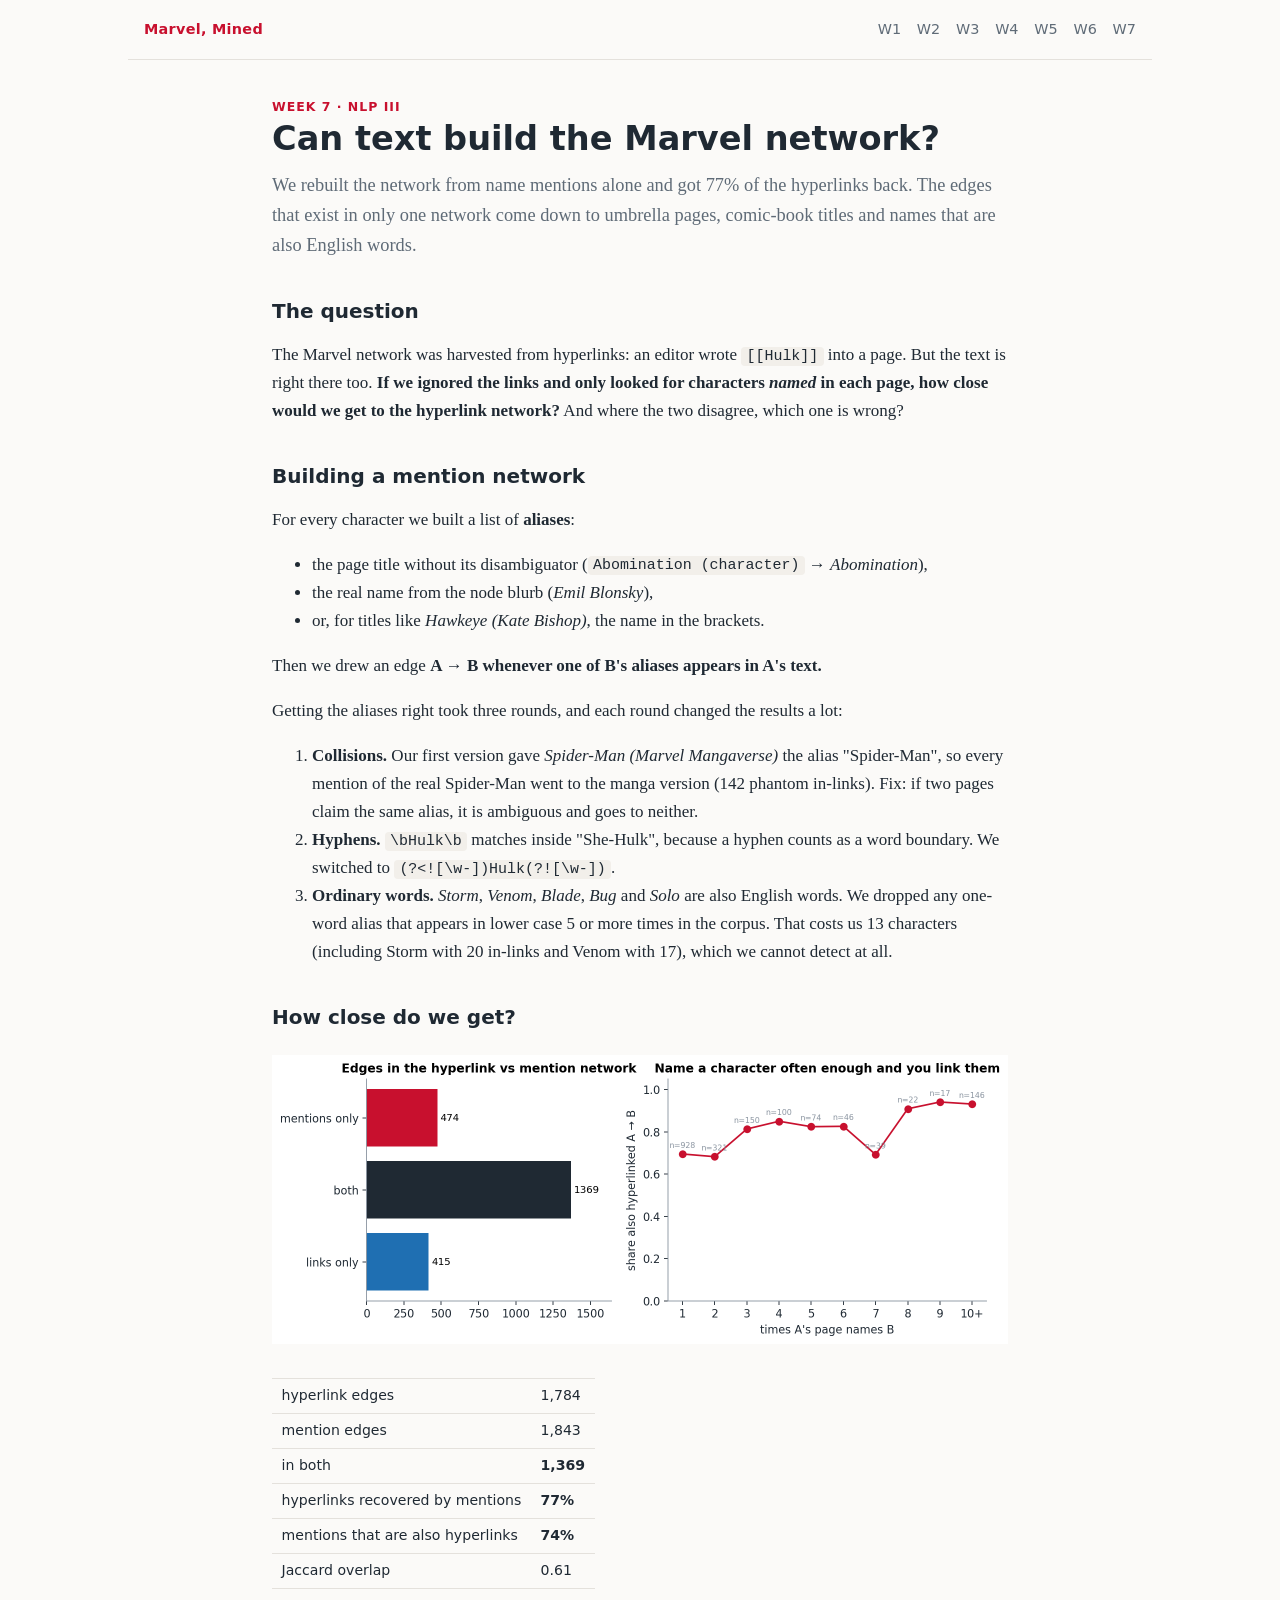
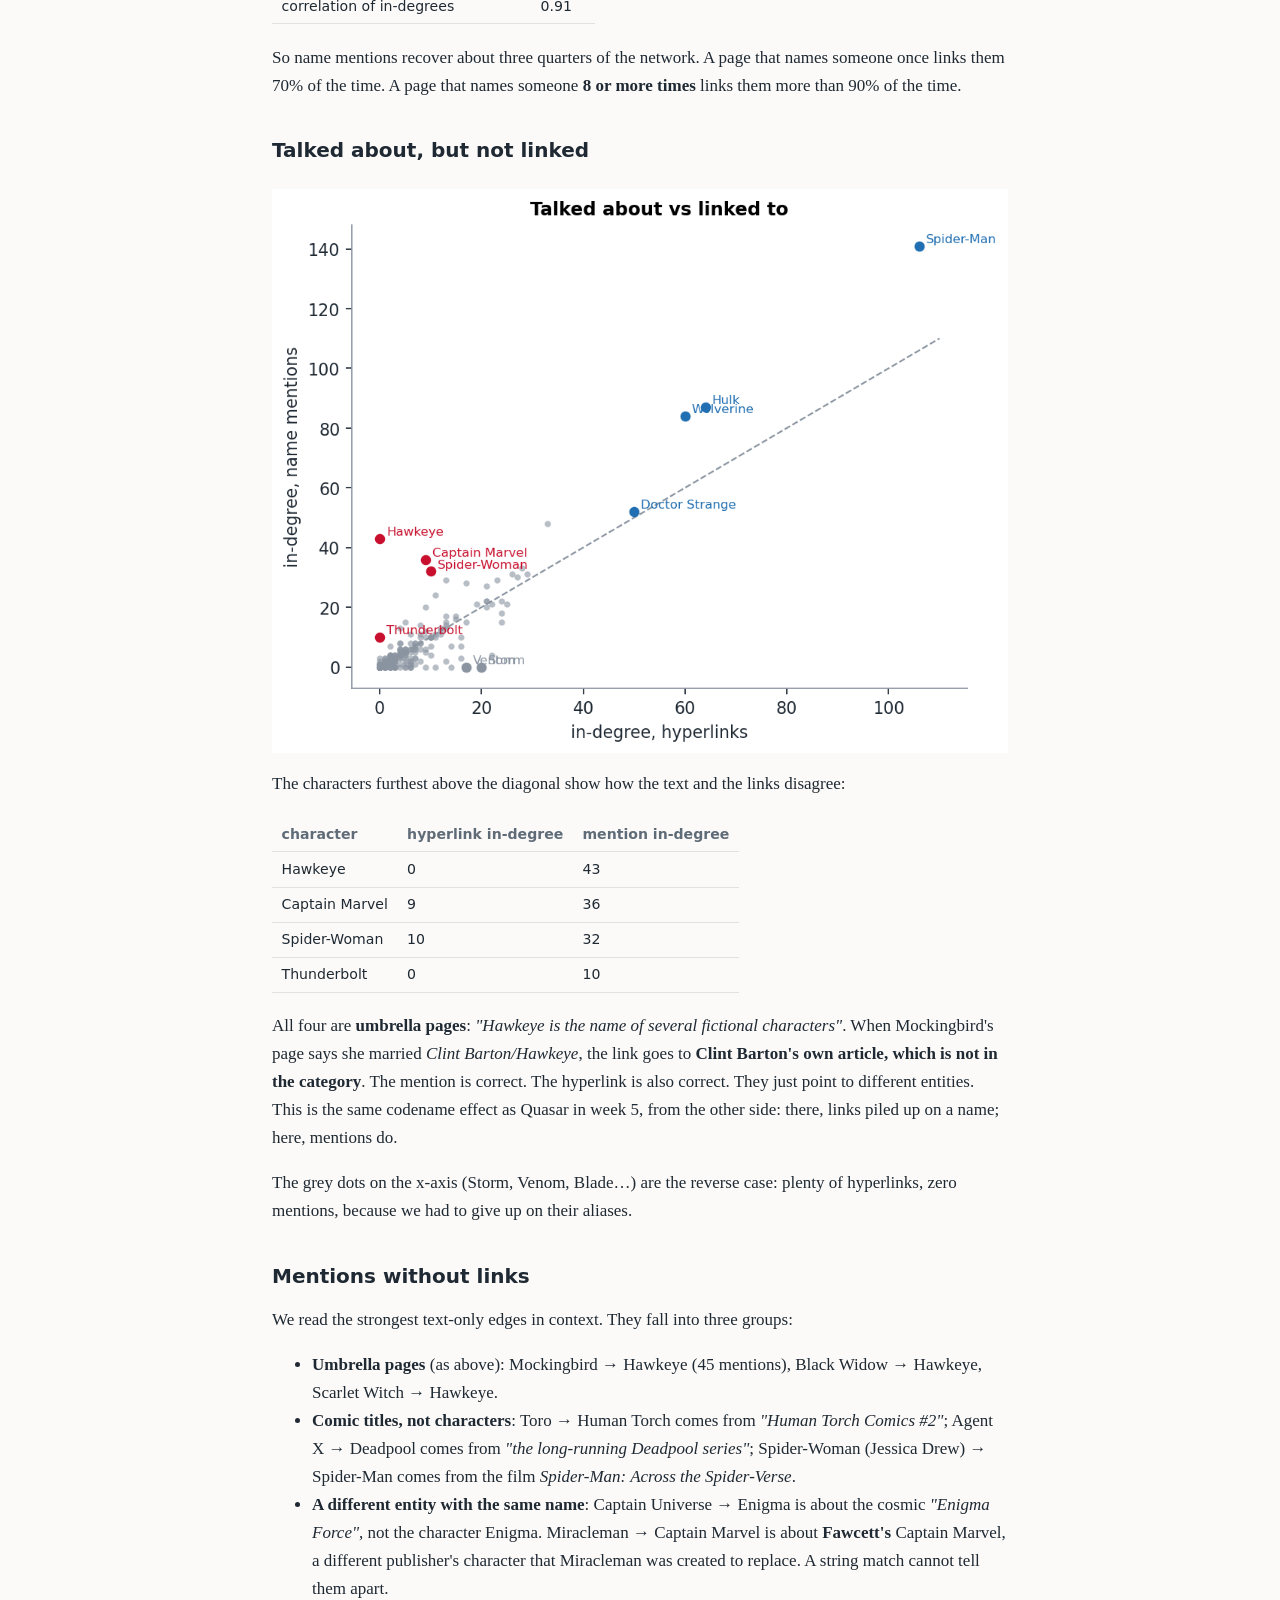
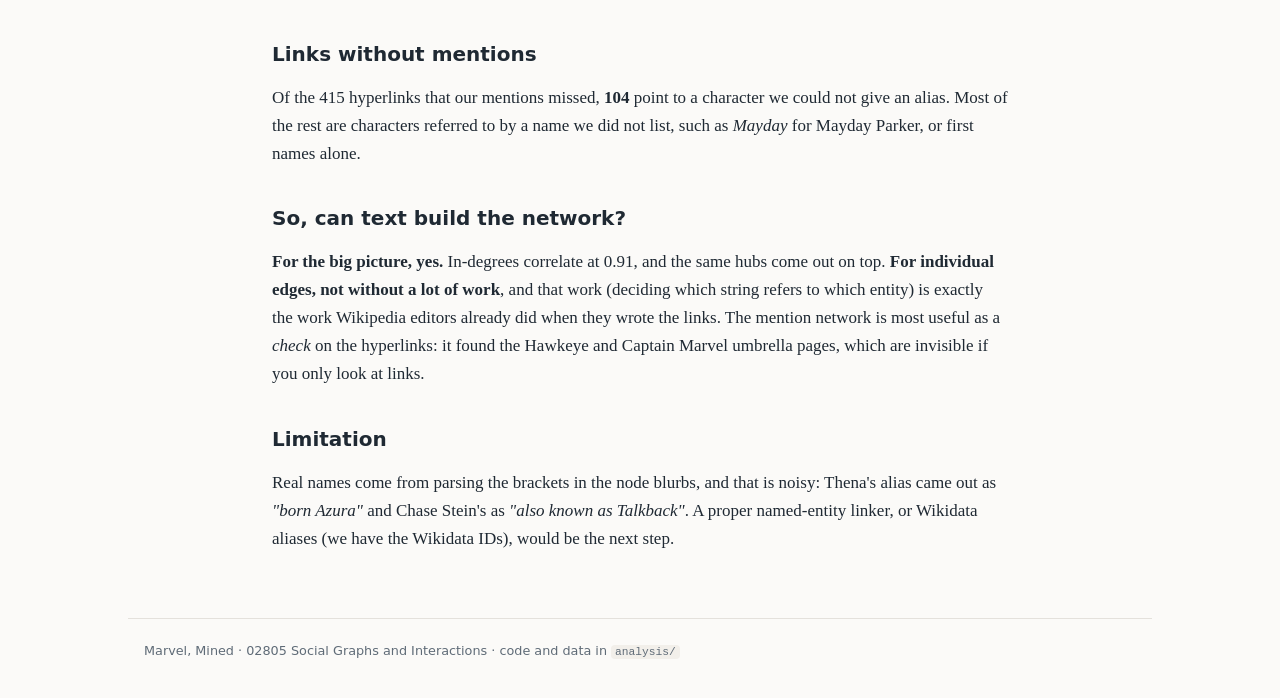
<file: docs/week7.html>
<!doctype html>
<html lang="en">
<head>
<meta charset="utf-8">
<meta name="viewport" content="width=device-width, initial-scale=1">
<title>Can text build the Marvel network? · Marvel, Mined</title>
<link rel="stylesheet" href="style.css">
</head>
<body>
<header class="site">
  <a class="brand" href="index.html">Marvel, Mined</a>
  <nav><a href="week1.html">W1</a> <a href="week2.html">W2</a> <a href="week3.html">W3</a> <a href="week4.html">W4</a> <a href="week5.html">W5</a> <a href="week6.html">W6</a> <a href="week7.html">W7</a></nav>
</header>
<main>
<article><p class="kicker">Week 7 · NLP III</p><h1>Can text build the Marvel network?</h1><p class="dek">We rebuilt the network from name mentions alone and got 77% of the hyperlinks back. The edges that exist in only one network come down to umbrella pages, comic-book titles and names that are also English words.</p><h2>The question</h2>
<p>The Marvel network was harvested from hyperlinks: an editor wrote <code>[[Hulk]]</code> into a page. But the text is right there too. <strong>If we ignored the links and only looked for characters <em>named</em> in each page, how close would we get to the hyperlink network?</strong> And where the two disagree, which one is wrong?</p>
<h2>Building a mention network</h2>
<p>For every character we built a list of <strong>aliases</strong>:</p>
<ul>
<li>the page title without its disambiguator (<code>Abomination (character)</code> → <em>Abomination</em>),</li>
<li>the real name from the node blurb (<em>Emil Blonsky</em>),</li>
<li>or, for titles like <em>Hawkeye (Kate Bishop)</em>, the name in the brackets.</li>
</ul>
<p>Then we drew an edge <strong>A → B whenever one of B's aliases appears in A's text.</strong></p>
<p>Getting the aliases right took three rounds, and each round changed the results a lot:</p>
<ol>
<li><strong>Collisions.</strong> Our first version gave <em>Spider-Man (Marvel Mangaverse)</em> the alias "Spider-Man", so every mention of the real Spider-Man went to the manga version (142 phantom in-links). Fix: if two pages claim the same alias, it is ambiguous and goes to neither.</li>
<li><strong>Hyphens.</strong> <code>\bHulk\b</code> matches inside "She-Hulk", because a hyphen counts as a word boundary. We switched to <code>(?&lt;![\w-])Hulk(?![\w-])</code>.</li>
<li><strong>Ordinary words.</strong> <em>Storm</em>, <em>Venom</em>, <em>Blade</em>, <em>Bug</em> and <em>Solo</em> are also English words. We dropped any one-word alias that appears in lower case 5 or more times in the corpus. That costs us 13 characters (including Storm with 20 in-links and Venom with 17), which we cannot detect at all.</li>
</ol>
<h2>How close do we get?</h2>
<p><img alt="Edge overlap and link probability by mention count" src="assets/week7/overlap.png" /></p>
<table>
<thead>
<tr>
<th></th>
<th></th>
</tr>
</thead>
<tbody>
<tr>
<td>hyperlink edges</td>
<td>1,784</td>
</tr>
<tr>
<td>mention edges</td>
<td>1,843</td>
</tr>
<tr>
<td>in both</td>
<td><strong>1,369</strong></td>
</tr>
<tr>
<td>hyperlinks recovered by mentions</td>
<td><strong>77%</strong></td>
</tr>
<tr>
<td>mentions that are also hyperlinks</td>
<td><strong>74%</strong></td>
</tr>
<tr>
<td>Jaccard overlap</td>
<td>0.61</td>
</tr>
<tr>
<td>correlation of in-degrees</td>
<td>0.91</td>
</tr>
</tbody>
</table>
<p>So name mentions recover about three quarters of the network. A page that names someone once links them 70% of the time. A page that names someone <strong>8 or more times</strong> links them more than 90% of the time.</p>
<h2>Talked about, but not linked</h2>
<p><img alt="In-degree from mentions vs hyperlinks" src="assets/week7/mentions_vs_links.png" /></p>
<p>The characters furthest above the diagonal show how the text and the links disagree:</p>
<table>
<thead>
<tr>
<th>character</th>
<th>hyperlink in-degree</th>
<th>mention in-degree</th>
</tr>
</thead>
<tbody>
<tr>
<td>Hawkeye</td>
<td>0</td>
<td>43</td>
</tr>
<tr>
<td>Captain Marvel</td>
<td>9</td>
<td>36</td>
</tr>
<tr>
<td>Spider-Woman</td>
<td>10</td>
<td>32</td>
</tr>
<tr>
<td>Thunderbolt</td>
<td>0</td>
<td>10</td>
</tr>
</tbody>
</table>
<p>All four are <strong>umbrella pages</strong>: <em>"Hawkeye is the name of several fictional characters"</em>. When Mockingbird's page says she married <em>Clint Barton/Hawkeye</em>, the link goes to <strong>Clint Barton's own article, which is not in the category</strong>. The mention is correct. The hyperlink is also correct. They just point to different entities. This is the same codename effect as Quasar in week 5, from the other side: there, links piled up on a name; here, mentions do.</p>
<p>The grey dots on the x-axis (Storm, Venom, Blade…) are the reverse case: plenty of hyperlinks, zero mentions, because we had to give up on their aliases.</p>
<h2>Mentions without links</h2>
<p>We read the strongest text-only edges in context. They fall into three groups:</p>
<ul>
<li><strong>Umbrella pages</strong> (as above): Mockingbird → Hawkeye (45 mentions), Black Widow → Hawkeye, Scarlet Witch → Hawkeye.</li>
<li><strong>Comic titles, not characters</strong>: Toro → Human Torch comes from <em>"Human Torch Comics #2"</em>; Agent X → Deadpool comes from <em>"the long-running Deadpool series"</em>; Spider-Woman (Jessica Drew) → Spider-Man comes from the film <em>Spider-Man: Across the Spider-Verse</em>.</li>
<li><strong>A different entity with the same name</strong>: Captain Universe → Enigma is about the cosmic <em>"Enigma Force"</em>, not the character Enigma. Miracleman → Captain Marvel is about <strong>Fawcett's</strong> Captain Marvel, a different publisher's character that Miracleman was created to replace. A string match cannot tell them apart.</li>
</ul>
<h2>Links without mentions</h2>
<p>Of the 415 hyperlinks that our mentions missed, <strong>104</strong> point to a character we could not give an alias. Most of the rest are characters referred to by a name we did not list, such as <em>Mayday</em> for Mayday Parker, or first names alone.</p>
<h2>So, can text build the network?</h2>
<p><strong>For the big picture, yes.</strong> In-degrees correlate at 0.91, and the same hubs come out on top. <strong>For individual edges, not without a lot of work</strong>, and that work (deciding which string refers to which entity) is exactly the work Wikipedia editors already did when they wrote the links. The mention network is most useful as a <em>check</em> on the hyperlinks: it found the Hawkeye and Captain Marvel umbrella pages, which are invisible if you only look at links.</p>
<h2>Limitation</h2>
<p>Real names come from parsing the brackets in the node blurbs, and that is noisy: Thena's alias came out as <em>"born Azura"</em> and Chase Stein's as <em>"also known as Talkback"</em>. A proper named-entity linker, or Wikidata aliases (we have the Wikidata IDs), would be the next step.</p></article>
</main>
<footer>Marvel, Mined · 02805 Social Graphs and Interactions · code and data in <code>analysis/</code></footer>
</body>
</html>
</file>
<file: docs/style.css>
:root {
  --bg: #fbfaf8;
  --surface: #ffffff;
  --ink: #1f2933;
  --muted: #5f6b77;
  --line: #e4e1dc;
  --accent: #c8102e;
  --accent-soft: #fbe9ec;
  --code: #f2efea;
  --max: 46rem;
}
@media (prefers-color-scheme: dark) {
  :root {
    --bg: #15171a;
    --surface: #1d2024;
    --ink: #e8e6e3;
    --muted: #a1a8b0;
    --line: #2f3338;
    --accent: #ff5a6e;
    --accent-soft: #3a1f25;
    --code: #262a2f;
  }
  article img, .card img { background: #fff; border-radius: 6px; }
}
* { box-sizing: border-box; }
html { -webkit-text-size-adjust: 100%; }
body {
  margin: 0;
  background: var(--bg);
  color: var(--ink);
  font: 17px/1.65 Georgia, "Iowan Old Style", "Times New Roman", serif;
}
header.site {
  display: flex; flex-wrap: wrap; gap: .5rem 1.5rem; align-items: baseline; justify-content: space-between;
  max-width: 64rem; margin: 0 auto; padding: 1.1rem 1rem; border-bottom: 1px solid var(--line);
  font-family: system-ui, -apple-system, "Segoe UI", sans-serif; font-size: .9rem;
}
.brand { font-weight: 800; color: var(--accent); text-decoration: none; letter-spacing: .02em; }
nav a { color: var(--muted); text-decoration: none; margin-left: .7rem; }
nav a:hover { color: var(--accent); }
main { max-width: 64rem; margin: 0 auto; padding: 0 1rem 3rem; }
article { max-width: var(--max); margin: 2.5rem auto 0; }
h1, h2, h3 { font-family: system-ui, -apple-system, "Segoe UI", sans-serif; line-height: 1.25; }
article h1 { font-size: 2.1rem; margin: .2rem 0 .6rem; }
article h2 { font-size: 1.25rem; margin-top: 2.4rem; }
.kicker { font: 600 .78rem/1.2 system-ui, sans-serif; text-transform: uppercase; letter-spacing: .08em; color: var(--accent); margin: 0; }
.dek { font-size: 1.15rem; color: var(--muted); margin-top: 0; }
a { color: var(--accent); }
article img { display: block; max-width: 100%; height: auto; margin: 1.6rem auto .4rem; }
figure { margin: 1.6rem 0; }
figcaption { font: .85rem/1.45 system-ui, sans-serif; color: var(--muted); }
code { background: var(--code); padding: .1em .35em; border-radius: 4px; font-size: .88em; }
blockquote { margin: 1.4rem 0; padding: .6rem 1rem; border-left: 3px solid var(--accent); background: var(--accent-soft); }
blockquote p { margin: .3rem 0; }
table { width: 100%; border-collapse: collapse; font: .88rem/1.4 system-ui, sans-serif; margin: 1.2rem 0; display: block; overflow-x: auto; }
th, td { text-align: left; padding: .45rem .6rem; border-bottom: 1px solid var(--line); vertical-align: top; }
th { color: var(--muted); font-weight: 600; }
.box { background: var(--surface); border: 1px solid var(--line); border-radius: 8px; padding: .4rem 1.1rem; margin: 1.6rem 0; }
.box h3 { margin: .8rem 0 .2rem; font-size: .95rem; }
.hero { max-width: var(--max); margin: 3rem auto 2rem; }
.hero h1 { font-size: 2.6rem; margin: 0 0 .4rem; color: var(--accent); }
.hero p { color: var(--muted); font-size: 1.1rem; }
.cards { display: grid; grid-template-columns: repeat(auto-fill, minmax(17rem, 1fr)); gap: 1.2rem; }
.card { display: flex; flex-direction: column; background: var(--surface); border: 1px solid var(--line); border-radius: 10px; padding: 1.1rem 1.1rem .8rem; color: var(--ink); text-decoration: none; transition: border-color .15s; }
.card:hover { border-color: var(--accent); }
.card h2 { font-size: 1.12rem; margin: .4rem 0 .3rem; }
.card p { font-size: .93rem; color: var(--muted); margin: 0 0 .8rem; flex: 1; }
.card img { width: 100%; height: 9rem; object-fit: cover; object-position: center; border-radius: 6px; }
footer { max-width: 64rem; margin: 0 auto; padding: 1.5rem 1rem 2.5rem; border-top: 1px solid var(--line); color: var(--muted); font: .8rem system-ui, sans-serif; }
@media (max-width: 600px) {
  body { font-size: 16px; }
  article h1 { font-size: 1.65rem; }
  .hero h1 { font-size: 2rem; }
  nav a { margin-left: 0; margin-right: .6rem; }
}
</file>
